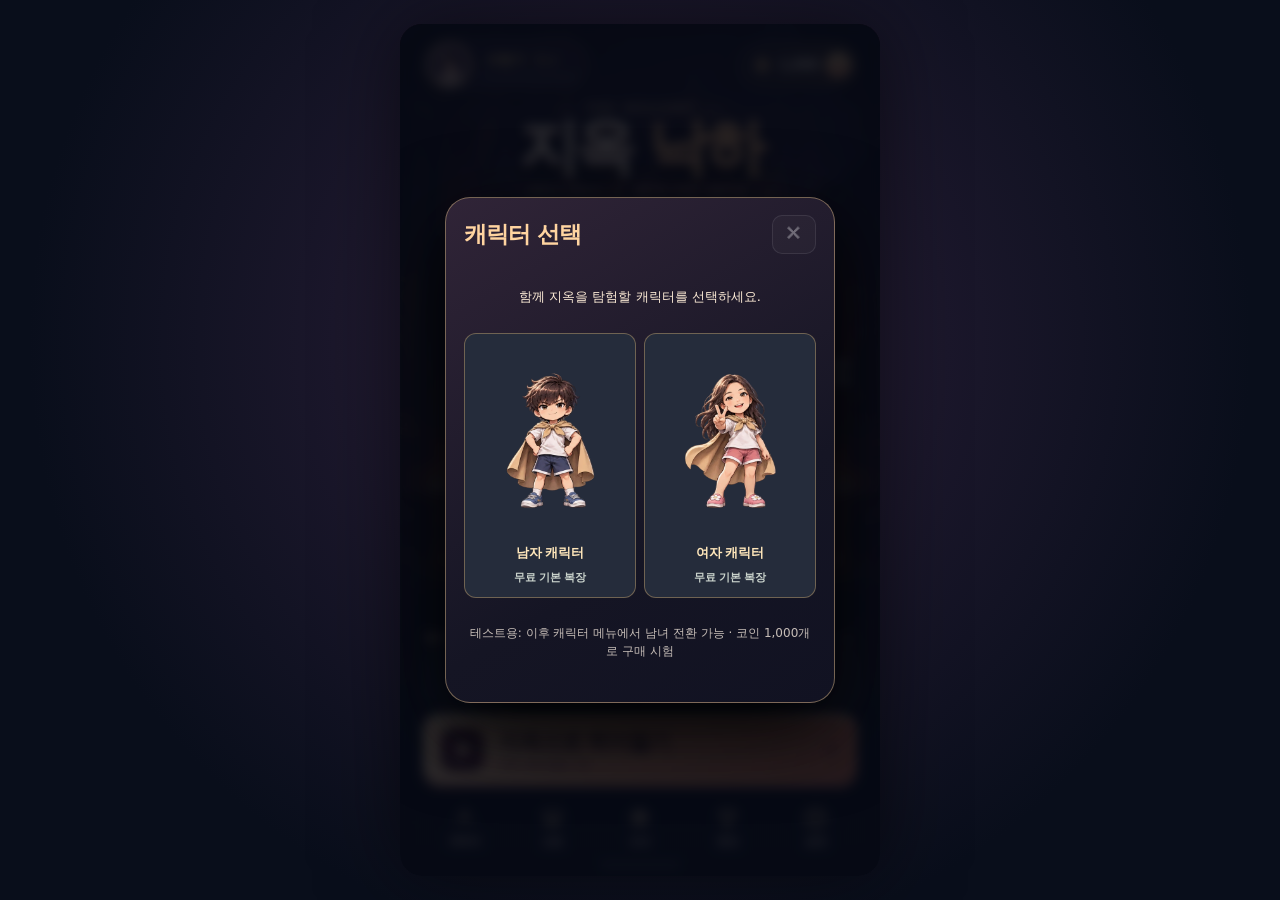
<file: index.html>
<!doctype html>
<html lang="ko">
<head>
  <meta charset="utf-8">
  <meta name="viewport" content="width=device-width,initial-scale=1,maximum-scale=1,viewport-fit=cover">
  <meta name="theme-color" content="#110e1b">
  <meta name="description" content="지옥 낙하 — 캐릭터와 함께 지하 세계를 돌파하는 낙하 게임">
  <title>지옥 낙하 · HELL FALL</title>
  <link rel="preload" href="assets/lobby_abyss.webp" as="image">
  <link rel="preload" href="assets/starter_boy_portrait_v29.webp" as="image">
  <link rel="preload" href="assets/starter_girl_portrait_v29.webp" as="image">
  <link rel="preload" href="assets/starter_boy_actions_v29.webp" as="image">
  <link rel="preload" href="assets/starter_girl_actions_v29.webp" as="image">
  <link rel="stylesheet" href="style.css?v=nov28-rank37">
  <link rel="stylesheet" href="hero_turnaround.css?v=nov28-rank37">
</head>
<body>
  <svg class="svg-library" xmlns="http://www.w3.org/2000/svg" aria-hidden="true" focusable="false">
    <symbol id="icon-person" viewBox="0 0 24 24"><circle cx="12" cy="8" r="3.2"/><path d="M4.5 20c.3-4.5 3.2-6.8 7.5-6.8s7.2 2.3 7.5 6.8"/></symbol>
    <symbol id="icon-shop" viewBox="0 0 24 24"><path d="M3 9l1.8-5h14.4L21 9v2c0 1.8-2.3 2.9-4.2 1.1A3.7 3.7 0 0 1 12 12a3.7 3.7 0 0 1-4.8.1C5.2 13.9 3 12.8 3 11V9zM5 13v7h14v-7M9 20v-5h6v5"/></symbol>
    <symbol id="icon-coin" viewBox="0 0 24 24"><circle cx="12" cy="12" r="8.5"/><circle cx="12" cy="12" r="5.3"/><path d="M12 8.5v7M9.7 10.1h3.7c2.6 0 2.3 3.7-.2 3.7H10"/></symbol>
    <symbol id="icon-trophy" viewBox="0 0 24 24"><path d="M7 4h10v6a5 5 0 0 1-10 0V4zM7 6H4v3a4 4 0 0 0 3 4M17 6h3v3a4 4 0 0 1-3 4M12 15v4M8 21h8M9 19h6"/></symbol>
    <symbol id="icon-gear" viewBox="0 0 24 24"><path d="M10 2h4l.6 2.4 1.8.8 2.2-1.3 2.7 2.8-1.3 2.2.8 1.8L23 11v3l-2.2.5-.8 1.9 1.3 2.2-2.7 2.7-2.2-1.2-1.8.7-.6 2.2h-4l-.5-2.2-1.9-.7-2.2 1.2-2.7-2.7 1.2-2.2-.7-1.9L1 14v-3l2.2-.3.7-1.8-1.2-2.2 2.7-2.8 2.2 1.3 1.9-.8L10 2z"/><circle cx="12" cy="12.5" r="3.2"/></symbol>
    <symbol id="icon-spark" viewBox="0 0 24 24"><path d="m12 2 2.5 7.5L22 12l-7.5 2.5L12 22l-2.5-7.5L2 12l7.5-2.5L12 2z"/></symbol>
    <symbol id="icon-play" viewBox="0 0 24 24"><path d="M8 4.5 20 12 8 19.5V4.5z"/></symbol>
    <symbol id="icon-arrow" viewBox="0 0 24 24"><path d="M4 12h16M14 6l6 6-6 6"/></symbol>
  </svg>
  <main class="shell">
    <section class="game" id="game" aria-label="지옥 낙하 게임">
      <canvas id="scene" aria-label="낙하하는 동굴과 캐릭터"></canvas>
      <header id="hud" class="hud hidden" aria-live="off">
        <div class="hud-row">
          <div class="hud-col">
            <span class="hud-kicker" id="zoneLabel">1구역 · 지표면 · 지하 동굴</span>
            <strong class="hud-value" id="depthLabel">0 <small>m</small></strong>
            <span class="hud-note" id="recordLabel">최고 0 m</span>
          </div>
          <div class="hud-col hud-right">
            <span class="hud-kicker mint" id="timeCaption">TIME</span>
            <strong class="hud-value" id="timeLabel">42.0</strong>
            <span class="hud-note" id="speedLabel">속도 124 m/s · 난이도 1</span>
          </div>
        </div>
        <div class="time-track"><div class="time-fill" id="timeFill"></div></div>
      </header>
      <div id="runBadge" class="run-badge hidden">🪙 <span id="runCoinLabel">0</span></div>
      <div id="protectionBadge" class="protection-badge hidden" aria-live="off"></div>
      <aside id="vortexGauge" class="vortex-gauge hidden" aria-label="연타 속도로 성장하는 토네이도 가속 게이지">
        <span class="vortex-title">STORM</span>
        <canvas id="vortexCanvas" aria-hidden="true"></canvas>
        <span class="vortex-state" id="vortexState">바람 대기</span>
      </aside>
      <div id="toast" class="toast hidden" role="status"></div>
      <div id="controls" class="controls hidden" aria-label="게임 조작 버튼">
        <button type="button" id="boost" class="stone-button boost" aria-label="망토 접기 연타 가속">
          <span class="button-icon" aria-hidden="true">🌪️</span><strong>망토 접기</strong>
          <small id="boostHint">더 빠르게 연타!</small>
        </button>
        <button type="button" id="jump" class="stone-button jump" aria-label="벽 점프">
          <span class="button-icon" aria-hidden="true">👟</span><strong>벽 점프</strong><small>한 번 누르기</small>
        </button>
      </div>

      <!-- V0.7 polished full-screen lobby: isolated from the game-over dialog. -->
      <section id="lobby" class="lobby" aria-label="지옥 낙하 홈 화면">
        <div class="lobby-world" aria-hidden="true"></div>
        <div class="lobby-ambient" aria-hidden="true"></div>
        <div class="lobby-embers" id="lobbyEmbers" aria-hidden="true"></div>
        <div class="lobby-vignette" aria-hidden="true"></div>
        <div class="lobby-layout">
          <header class="lobby-header">
            <div class="lobby-account" aria-label="캐릭터 레벨">
              <div class="account-avatar"><img id="homeAvatar" src="assets/starter_boy_portrait_v29.webp" alt=""></div>
              <div class="account-meta"><strong><span id="homeCharacterName">우지</span> <span id="homeLevel">1</span><small> LV</small></strong><div class="account-track"><span id="homeProgressFill"></span></div></div>
            </div>
            <button type="button" class="lobby-wallet" data-panel="earn" aria-label="코인 획득소 열기">
              <svg class="wallet-icon"><use href="#icon-coin"></use></svg>
              <strong id="homeCoin">0</strong><span class="wallet-plus">+</span>
            </button>
          </header>
          <div class="lobby-title" aria-label="지옥 낙하">
            <div class="lobby-kicker"><span></span>THE DESCENT<span></span></div>
            <h1>지옥 <em>낙하</em></h1>
            <p>HELL FALL <span>✦</span> INTO THE ABYSS</p>
          </div>
          <div class="lobby-showcase" id="lobbyShowcase">
            <div class="lobby-backlight" aria-hidden="true"></div>
            <div class="lobby-shadow" aria-hidden="true"></div>
            <div id="lobbyCharacter" class="lobby-character" tabindex="0" role="button" aria-label="기본 탐험가 캐릭터 보기">
              <div id="lobbyAura" class="lobby-aura" aria-hidden="true"></div><div id="lobbyShield" class="lobby-shield hidden" aria-hidden="true"></div><div class="turnaround-stage"><img id="lobbyHero" class="turnaround-pose is-selected" draggable="false" alt=""></div>
            </div>
            <span id="homePet" class="home-dragon hidden" aria-hidden="true"></span>
            <div class="showcase-ground" aria-hidden="true"></div>
            <div class="character-traits" id="lobbyTraits" aria-label="현재 캐릭터 능력치">
              <span id="lobbyClassTag" hidden></span>
              <strong>⚡ 최고속 <b id="lobbySpeedStat">60%</b></strong>
              <strong>❄ 감속 <b id="lobbyBrakeStat">70%</b></strong>
              <strong id="lobbyTimeStat" class="hidden"></strong><strong id="lobbyLifeStat" class="hidden"></strong><strong id="lobbyAccelStat" class="hidden"></strong>
            </div>
            <div class="character-identity" hidden><span class="identity-diamond">✦</span><b id="characterIdentityName">우지</b><i></i><span id="characterIdentitySubtitle">기본 탐험가</span></div>
            <div class="character-turn-tip" hidden><span>‹</span> 좌우로 밀어 앞·뒷모습 바꾸기 <span>›</span></div>
          </div>
          <div class="lobby-bottom">
            <div class="lobby-summary"><div><small>PERSONAL BEST</small><strong><svg><use href="#icon-trophy"></use></svg><span id="homeBest">0</span><i>m</i></strong></div><div class="summary-divider"></div><div><small>TOTAL DESCENT</small><strong><svg><use href="#icon-spark"></use></svg><span id="homeTotal">0</span><i>m</i></strong></div></div>
            <div class="home-prep"><div class="home-prep-head"><strong>출전 아이템</strong><small id="homePrepNotice">한 판용 · 시작 시 차감</small></div><div id="homePrepSlots" class="prep-grid"></div></div>
            <button type="button" class="lobby-play" id="start"><span class="play-insignia"><svg><use href="#icon-play"></use></svg></span><span class="play-copy"><strong>지옥으로 뛰어들기</strong><small>지하 세계 탐험 시작</small></span><svg class="play-arrow"><use href="#icon-arrow"></use></svg></button>
            <nav id="homeNav" class="lobby-nav" aria-label="게임 홈 메뉴">
              <button type="button" data-panel="character"><svg><use href="#icon-person"></use></svg><span>캐릭터</span></button>
              <button type="button" data-panel="shop"><svg><use href="#icon-shop"></use></svg><span>상점</span></button>
              <button type="button" data-panel="earn"><svg><use href="#icon-coin"></use></svg><span>코인</span></button>
              <button type="button" data-panel="ranking"><svg><use href="#icon-trophy"></use></svg><span>랭킹</span></button>
              <button type="button" data-panel="settings"><svg><use href="#icon-gear"></use></svg><span>설정</span></button>
            </nav>
            <div class="lobby-home-indicator" aria-hidden="true"></div>
          </div>
        </div>
      </section>

      <!-- Game over has a dedicated result card; the home screen is a separate lobby. -->
      <div id="overlay" class="overlay hidden">
        <div class="menu menu-over" id="menu">
          <h2 id="menuTitle">추락 종료!</h2>
          <div id="overCopy">
            <p class="failure" id="failure">시간이 다 됐어!</p>
            <p class="final-depth" id="finalDepth">0 <small>m</small></p>
            <p class="final-best" id="finalBest">최고 기록 0 m</p>
            <div class="reward-summary"><span>이번 판 코인 <b id="earnedCoin">+0</b></span><span>레벨 보상 <b id="earnedLevel">+0</b></span></div>
            <p class="over-total" id="totalTravel">누적 낙하 0m · Lv.1</p>
            <button type="button" id="overAd" class="ad-choice" disabled>▶ 광고 보고 코인 받기 <small>광고 연동 준비 중</small></button>
          </div>
          <button type="button" class="start-button" id="restart">다시 도전하기</button>
          <button type="button" class="back-home" id="backHome">홈으로 돌아가기</button>
        </div>
      </div>
      <section id="drawer" class="drawer hidden" aria-label="게임 부가 메뉴" role="dialog" aria-modal="true">
        <div class="drawer-card"><div class="drawer-head"><h2 id="drawerTitle">메뉴</h2><button id="drawerClose" type="button" aria-label="닫기">✕</button></div><div id="drawerBody" class="drawer-body"></div></div>
      </section>
      <div class="version">WEB 3.7 TEST · RANK & ITEMS</div>
    </section>
    <aside class="outside-note">연타로 토네이도 성장 · 누적 레벨과 코인은 이 브라우저에 저장돼요.</aside>
  </main>
  <script src="platform.js?v=nov28-rank37" defer></script>
  <script src="balance.js?v=nov28-rank37" defer></script>
  <script src="items.js?v=nov28-rank37" defer></script>
  <script src="systems.js?v=nov28-rank37" defer></script>
  <script src="ranking.js?v=nov28-rank37" defer></script>
  <script src="hero_turnaround.js?v=nov28-rank37" defer></script>
  <script src="starter-poses.js?v=nov28-rank37" defer></script>
  <script src="game.js?v=nov28-rank37" defer></script>
</body>
</html>
</file>
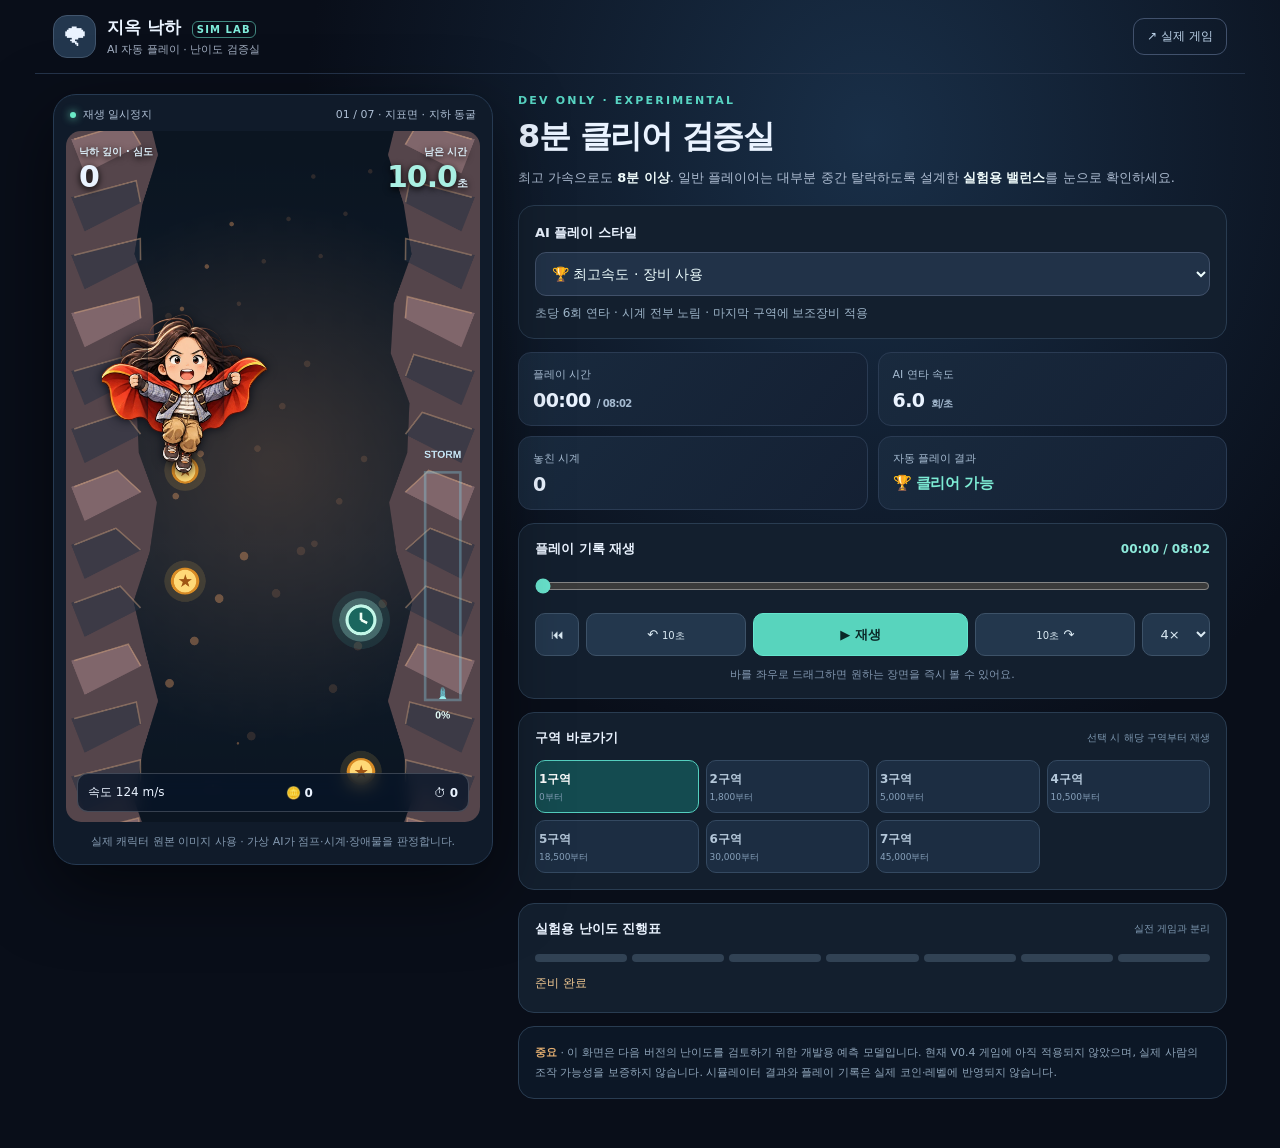
<file: simulator.html>
<!doctype html>
<html lang="ko">
<head>
<meta charset="utf-8"><meta name="viewport" content="width=device-width,initial-scale=1,viewport-fit=cover">
<meta name="theme-color" content="#0b101b"><title>지옥 낙하 · 개발용 AI 시뮬레이터</title>
<link rel="stylesheet" href="simulator.css">
</head>
<body>
<div class="topbar"><div class="brand"><div class="brand-icon">🌪</div><div><strong>지옥 낙하 <em>SIM LAB</em></strong><small>AI 자동 플레이 · 난이도 검증실</small></div></div><a class="game-link" href="./">↗ 실제 게임</a></div>
<div class="layout">
 <section class="stage-panel" aria-label="낙하 화면">
  <div class="stage-head"><span class="live-dot"></span><span id="status">자동 플레이 준비 완료</span><span id="zoneTitle">01 / 07 · 지하 동굴</span></div>
  <div class="stage"><canvas id="scene" width="400" height="668" aria-label="시뮬레이터의 자동 플레이 낙하 애니메이션"></canvas>
   <div class="stage-overlay-top"><div><small>낙하 깊이 · 심도</small><strong id="depth">0</strong></div><div class="stage-stat-time"><small>남은 시간</small><strong id="remain">10.0<small>초</small></strong></div></div>
   <div class="stage-overlay-bottom"><span id="speed">속도 124 m/s</span><span>🪙 <b id="coinCount">0</b></span><span>⏱ <b id="clockCount">0</b></span></div>
   <div id="endBanner" class="end-banner hidden"><strong id="endTitle">분석 완료</strong><span id="endText"></span></div>
  </div>
  <p class="stage-note">실제 캐릭터 원본 이미지 사용 · 가상 AI가 점프·시계·장애물을 판정합니다.</p>
 </section>
 <section class="control-panel" aria-label="시뮬레이션 설정과 재생">
  <div class="headline"><div class="eyebrow">DEV ONLY · EXPERIMENTAL</div><h1>8분 클리어 검증실</h1><p>최고 가속으로도 <b>8분 이상</b>. 일반 플레이어는 대부분 중간 탈락하도록 설계한 <b>실험용 밸런스</b>를 눈으로 확인하세요.</p></div>
  <div class="setting-card"><label for="scenario">AI 플레이 스타일</label><select id="scenario"><option value="perfect">🏆 최고속도 · 장비 사용</option><option value="noGear">⚡ 최고속도 · 장비 없음</option><option value="medium">⌛ 초반 중속 · 시계 2개 놓침</option><option value="normal">🎮 일반 플레이어</option></select><p id="scenarioDesc">초당 6회 연타 · 시계 전부 노림 · 마지막 구역에 보조장비 적용</p></div>
  <div class="stats-grid"><div class="stat"><small>플레이 시간</small><strong id="played">00:00 <small>/ 08:02</small></strong></div><div class="stat"><small>AI 연타 속도</small><strong id="taps">6.0 <small>회/초</small></strong></div><div class="stat"><small>놓친 시계</small><strong id="missed">0</strong></div><div class="stat"><small>자동 플레이 결과</small><strong id="result" class="result">검증 준비</strong></div></div>
  <div class="play-card"><div class="play-card-header"><b>플레이 기록 재생</b><span id="clock">00:00 / 08:02</span></div>
    <input id="timeline" type="range" min="0" max="100" step="1" value="0" aria-label="재생 위치를 앞뒤로 이동">
    <div class="play-actions"><button id="jumpStart" title="처음으로">⏮</button><button id="back" title="10초 뒤로">↶ <span>10초</span></button><button id="toggle" class="play-main">▶ 재생</button><button id="forward" title="10초 앞으로"><span>10초</span> ↷</button><select id="rate" aria-label="재생 속도"><option value="1">1×</option><option value="2">2×</option><option value="4" selected>4×</option><option value="8">8×</option><option value="16">16×</option></select></div>
    <div class="seek-note">바를 좌우로 드래그하면 원하는 장면을 즉시 볼 수 있어요.</div>
  </div>
  <div class="zone-card"><div class="section-title"><b>구역 바로가기</b><small>선택 시 해당 구역부터 재생</small></div><div class="zone-grid" id="zones"></div></div>
  <div class="balance-card"><div class="section-title"><b>실험용 난이도 진행표</b><small>실전 게임과 분리</small></div><div id="zoneProgress" class="zone-progress"></div><p id="event" class="event">AI가 다음 시계와 장애물을 보고 행동합니다.</p></div>
  <div class="disclaimer"><b>중요</b> · 이 화면은 다음 버전의 난이도를 검토하기 위한 개발용 예측 모델입니다. 현재 V0.4 게임에 아직 적용되지 않았으며, 실제 사람의 조작 가능성을 보증하지 않습니다. 시뮬레이터 결과와 플레이 기록은 실제 코인·레벨에 반영되지 않습니다.</div>
 </section>
</div>
<script src="sim-core.js"></script><script src="simulator.js"></script>
</body></html>
</file>
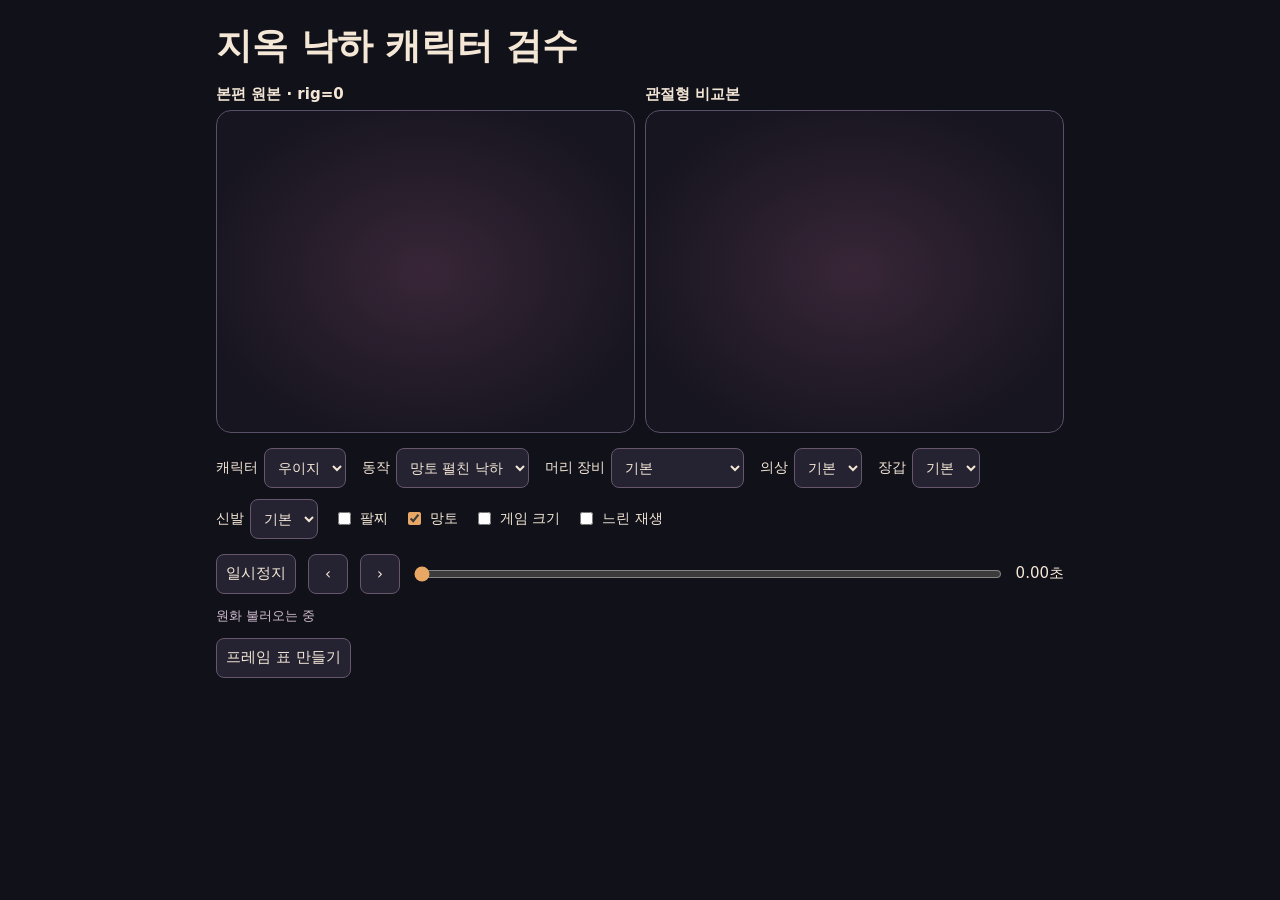
<file: character-production/uiji-useoi/motion-comparison-template.html>
<!doctype html>
<html lang="ko">
<meta charset="utf-8">
<meta name="viewport" content="width=device-width, initial-scale=1">
<title>지옥 낙하 | 캐릭터 검수</title>
<style>
*{box-sizing:border-box}body{margin:0;background:#11111a;color:#f4e7d6;font:15px system-ui,sans-serif}main{max-width:880px;margin:auto;padding:22px 16px}h1{font-size:clamp(24px,5vw,36px);margin:0 0 14px}canvas{width:100%;height:auto;display:block;border:1px solid #595067;border-radius:15px;background:radial-gradient(ellipse at center,#382637,#171520 78%)}.controls{display:flex;gap:11px 16px;flex-wrap:wrap;margin:15px 0}label{display:flex;align-items:center;gap:6px;font-size:14px}button,select{font:inherit;color:inherit;background:#252332;border:1px solid #66576d;border-radius:8px;min-height:40px;padding:6px 9px}input{accent-color:#e9a766}.timeline{display:flex;gap:12px;align-items:center}.timeline input{flex:1;min-width:70px}.meta{color:#d4bfd2;font-size:13px}
.panels{display:grid;grid-template-columns:1fr 1fr;gap:10px}h2{font-size:15px;margin:0 0 6px}.timeline button{min-width:40px}.timeline{flex-wrap:wrap}</style>
<main>
<h1>지옥 낙하 캐릭터 검수</h1>
<div class="panels">
  <section><h2>본편 원본 · rig=0</h2><canvas id="original" width="390" height="300"></canvas></section>
  <section><h2>관절형 비교본</h2><canvas id="rig" width="390" height="300"></canvas></section>
</div>
<div class="controls">
  <label>캐릭터 <select id="hero"><option value="Uiji">우이지</option><option value="Useoi">우서이</option></select></label>
  <label>동작 <select id="clip"><option value="glide">망토 펼친 낙하</option><option value="folded">망토 접힌 낙하</option><option value="fast">고속 낙하</option><option value="left">왼쪽 벽 출발</option><option value="right">오른쪽 벽 출발</option></select></label>
  <label>머리 장비 <select id="head"><option value="">기본</option><option value="Helmet">탐험 헬멧</option><option value="Frog">밀폐 개구리 탈</option></select></label>
  <label>의상 <select id="outfit"><option value="">기본</option><option value="other">교체</option></select></label>
  <label>장갑 <select id="glove"><option value="base">기본</option><option value="silver">은색</option></select></label>
  <label>신발 <select id="shoe"><option value="base">기본</option><option value="silver">은색</option></select></label>
  <label><input type="checkbox" id="bracelet"> 팔찌</label>
  <label><input type="checkbox" id="cape" checked> 망토</label>
  <label><input type="checkbox" id="small"> 게임 크기</label>
  <label><input type="checkbox" id="slow"> 느린 재생</label>
</div>
<div class="timeline"><button id="play">일시정지</button><button id="prev" aria-label="이전 프레임">‹</button><button id="next" aria-label="다음 프레임">›</button><input id="time" type="range" min="0" max="1" step="0.001" value="0" aria-label="재생 위치"><output id="seconds">0.00초</output></div>
<p class="meta" id="status" role="status">원화 불러오는 중</p>
<button id="sheet">프레임 표 만들기</button><div id="sheet-output"></div></main>
<script>
const {skeleton, atlas, image, specs, original} = /* RIG_DATA */;
const $ = id => document.getElementById(id);
const canvas = $('rig');
const ref = $('original');
const ctx = ref.getContext('2d');
const W = ref.width;
const images = {};
const capeRig = {};
let s;
const sys = {profile:{}};
const clamp = x => Math.min(1,Math.max(0,x));
const smooth = x => {const t=clamp(x); return t*t*(3-2*t);};
const wallX = wall => wall==='L'?.29:.71;
const drawFallbackHero = () => {};
/* ORIGINAL_DRAW */

function position(spec,time) {
  if (!spec.wall) return {x:W/2,y:ref.height/2};
  const q=clamp(time/.155);
  const start=wallX(spec.wall);
  return {x:W*(start+(1-2*start)*smooth(q)),
          y:ref.height/2-Math.sin(Math.PI*q)*15*(W/400)};
}

function drawReference(spec,time) {
  ctx.clearRect(0,0,ref.width,ref.height);
  const {x,y}=position(spec,time);
  s={hopVisual:spec.wall?clamp(time/.4):1,hopFrom:spec.wall,stage:'PLAYING',tapPulse:0};
  sys.profile.selectedCharacter=$('hero').value.toLowerCase();
  const shrink=$('small').checked?.62:1;
  drawHero(x,y,W/400*shrink,spec.fold,time,spec.speed,false,!!spec.wall&&time<.4,spec.wall);
}
const gl = canvas.getContext('webgl', {alpha:true, antialias:true});
if (!gl) {
  $('status').textContent = '이 브라우저에서 WebGL을 사용할 수 없습니다.';
  throw Error('WebGL unavailable');
}
function shader(type, source) {
  const result = gl.createShader(type);
  gl.shaderSource(result, source);
  gl.compileShader(result);
  if (!gl.getShaderParameter(result, gl.COMPILE_STATUS)) throw Error(gl.getShaderInfoLog(result));
  return result;
}
const program = gl.createProgram();
gl.attachShader(program, shader(gl.VERTEX_SHADER, 'attribute vec2 p; attribute vec2 uv; varying vec2 t; void main(){t=uv; gl_Position=vec4(p,0.,1.);}'));
gl.attachShader(program, shader(gl.FRAGMENT_SHADER, 'precision mediump float; varying vec2 t; uniform sampler2D tex; void main(){gl_FragColor=texture2D(tex,t);}'));
gl.linkProgram(program);
if (!gl.getProgramParameter(program, gl.LINK_STATUS)) throw Error(gl.getProgramInfoLog(program));
gl.useProgram(program);
gl.bindBuffer(gl.ARRAY_BUFFER, gl.createBuffer());
for (const [name, offset] of [['p',0],['uv',8]]) {
  const location = gl.getAttribLocation(program,name);
  gl.enableVertexAttribArray(location);
  gl.vertexAttribPointer(location,2,gl.FLOAT,false,16,offset);
}
gl.enable(gl.BLEND);
gl.blendFunc(gl.ONE,gl.ONE_MINUS_SRC_ALPHA);
gl.pixelStorei(gl.UNPACK_PREMULTIPLY_ALPHA_WEBGL,true);
gl.bindTexture(gl.TEXTURE_2D,gl.createTexture());
gl.texParameteri(gl.TEXTURE_2D,gl.TEXTURE_MIN_FILTER,gl.LINEAR);
gl.texParameteri(gl.TEXTURE_2D,gl.TEXTURE_MAG_FILTER,gl.LINEAR);
gl.texParameteri(gl.TEXTURE_2D,gl.TEXTURE_WRAP_S,gl.CLAMP_TO_EDGE);
gl.texParameteri(gl.TEXTURE_2D,gl.TEXTURE_WRAP_T,gl.CLAMP_TO_EDGE);
const assets = {};
const skins = Object.fromEntries(skeleton.skins.map(s => [s.name,s.attachments]));
const index = Object.fromEntries(skeleton.bones.map((b,i) => [b.name,i]));
for (const skin of skeleton.skins) for (const entries of Object.values(skin.attachments)) {
  for (const part of Object.values(entries)) {
    if (part.type !== 'mesh' || assets[part.path]) continue;
    const points = [];
    for (let i=0; i<part.vertices.length;) {
      const count=part.vertices[i++];
      points.push(part.vertices.slice(i,i+count*4));
      i+=count*4;
    }
    assets[part.path]=points;
  }
}
function value(keys, time, field, fallback) {
  if (!keys?.length) return fallback;
  const next = keys.findIndex(k => k.time>time);
  if (next<=0) return keys[next===0?0:keys.length-1][field];
  const a=keys[next-1], b=keys[next];
  return a[field]+(b[field]-a[field])*(time-a.time)/(b.time-a.time);
}
function world(clip,time) {
  const poses=[];
  for (const bone of skeleton.bones) {
    const keys=clip?.bones[bone.name];
    const theta=value(keys?.rotate,time,'value',0)*Math.PI/180;
    const sx=value(keys?.scale,time,'x',1), sy=value(keys?.scale,time,'y',1);
    const x=bone.x+value(keys?.translate,time,'x',0), y=bone.y+value(keys?.translate,time,'y',0);
    const a=Math.cos(theta)*sx,b=Math.sin(theta)*sx,c=-Math.sin(theta)*sy,d=Math.cos(theta)*sy;
    const p=poses[index[bone.parent]];
    poses.push(p?[p[0]*a+p[2]*b,p[1]*a+p[3]*b,p[0]*c+p[2]*d,p[1]*c+p[3]*d,
                 p[0]*x+p[2]*y+p[4],p[1]*x+p[3]*y+p[5]]:[a,b,c,d,x,y]);
  }
  return poses;
}
function render(clip,time,spec) {
  const vertices=[];
  const poses=world(clip,time);
  const hero=$('hero').value, other=hero==='Uiji'?'Useoi':'default';
  const basic=hero==='Uiji'?'default':hero;
  const worn=$('head').value?hero+' '+$('head').value:basic;
  const scale=$('small').checked?.1922:.31;
  const anchor=position(spec,time);
  for (const slot of skeleton.slots) {
    const key=slot.name;
    const group=key.split('_')[0];
    const skin=$('outfit').value && ['shirt','pants'].includes(key)?other:worn;
    let choice=slot.attachment;
    if (group==='shoe'||group==='glove') choice=$(group).value;
    if (group==='cape'&&!$('cape').checked) continue;
    if (group==='bracelet') {if (!$('bracelet').checked) continue; choice='gold';}
    const part=skins[skin][key]?.[choice]??skins.default[key]?.[choice];
    if (!part || part.path==='empty') continue;
        let origin=anchor;
    if (group==='impact') {
      if (!spec.wall || time>=.12 || !key.endsWith(spec.wall)) continue;
      const bone=index[slot.bone], contact=world(clip,0)[bone], now=poses[bone];
      const start=position(spec,0);
      origin={x:start.x+(contact[4]-now[4])*scale,y:start.y-(contact[5]-now[5])*scale};
    }
    const [ax,ay,w,h]=atlas[part.path];
    let points=[],uvs,triangles;
    if (part.type==='mesh') {
      points=assets[part.path].map(entries=>{
        let x=0,y=0;
        for(let i=0;i<entries.length;i+=4) {
          const pose=poses[entries[i]], px=entries[i+1],py=entries[i+2],gain=entries[i+3];
          x+=(pose[0]*px+pose[2]*py+pose[4])*gain;
          y+=(pose[1]*px+pose[3]*py+pose[5])*gain;
        }
        return [x,y];
      });
      uvs=part.uvs;
      triangles=part.triangles;
    } else {
      const pose=poses[index[slot.bone]];
      points=[[-w/2,h/2],[w/2,h/2],[-w/2,-h/2],[w/2,-h/2]].map(([x,y])=>{
        x+=part.x;y+=part.y;
        return [pose[0]*x+pose[2]*y+pose[4],pose[1]*x+pose[3]*y+pose[5]];
      });
      uvs=[0,0,1,0,0,1,1,1];triangles=[0,2,1,1,2,3];
    }
    for (const i of triangles) {
      const [x,y]=points[i];
      vertices.push((x*scale+origin.x)*2/canvas.width-1,1-(origin.y-y*scale)*2/canvas.height,
        (ax+w*uvs[i*2])/2048,(ay+h*uvs[i*2+1])/2048);
    }
  }
  gl.clearColor(0,0,0,0);
  gl.clear(gl.COLOR_BUFFER_BIT);
  gl.bufferData(gl.ARRAY_BUFFER,new Float32Array(vertices),gl.DYNAMIC_DRAW);
  gl.drawArrays(gl.TRIANGLES,0,vertices.length/4);
}
let playing=true, time=0, last=0;
$('play').onclick=()=>{
  playing=!playing;
  $('play').textContent=playing?'일시정지':'재생';
};
$('clip').onchange=$('hero').onchange=()=>{time=0;};
function step(dir) {
  const spec=specs[$('hero').value+'_'+$('clip').value];
  const stride=spec.duration/spec.count;
  time=Math.max(0,Math.min(spec.duration,(Math.round(time/stride)+dir)*stride));
  playing=false;
  $('play').textContent='재생';
}
$('prev').onclick=()=>step(-1);
$('next').onclick=()=>step(1);
$('time').oninput=()=>{
  time=+$('time').value;
  playing=false;
  $('play').textContent='재생';
};
$('sheet').onclick=()=>{
  const name=$('hero').value+'_'+$('clip').value;
  const clip=skeleton.animations[name], spec=specs[name];
  const count=spec.wall?25:12;
  const sheet=document.createElement('canvas');
  sheet.width=1040;
  sheet.height=Math.ceil(count/4)*103;
  sheet.setAttribute('aria-label','원본과 관절형의 시간별 비교표');
  const ink=sheet.getContext('2d');
  ink.fillStyle='#171520'; ink.fillRect(0,0,sheet.width,sheet.height);
  ink.font='14px system-ui';
  for(let i=0;i<count;i++){
    const t=spec.duration*i/(spec.wall?count-1:count);
    const x=(i%4)*260,y=Math.floor(i/4)*103;
    drawReference(spec,t);
    render(clip,t,spec);
    ink.fillStyle='#f4e7d6';
    ink.fillText(Math.round(t*1000)+' ms  원본 / 관절형',x+8,y+15);
    ink.drawImage(ref,x,y+18,126,82);
    ink.drawImage(canvas,x+130,y+18,126,82);
  }
  $('sheet-output').replaceChildren(sheet);
};
function frame(now) {
  const key=$('hero').value+'_'+$('clip').value;
  const clip=skeleton.animations[key], spec=specs[key];
  const {duration}=spec;
  if (playing && duration>0) time=(time+Math.min(50,now-(last||now))*($('slow').checked?.00033:.001))%duration;
  last=now;
  $('time').max=duration||1;
  $('time').value=time;
  $('seconds').textContent=Math.round(time*1000)+' ms · '+Math.round(time/duration*spec.count)+' / '+spec.count;
  drawReference(spec,time);
  render(clip,time,spec);
  requestAnimationFrame(frame);
}
const bitmap=new Image();
bitmap.onload=async()=>{
  gl.texImage2D(gl.TEXTURE_2D,0,gl.RGBA,gl.RGBA,gl.UNSIGNED_BYTE,bitmap);
  try {
    await Promise.all(Object.entries(original).map(async ([key,url])=>{
      const img=new Image();
      img.src=url;
      await img.decode();
      images[key]=img;
    }));
    prepareCapeRig(images.braking);
  } catch(error) {
    $('status').textContent='원본 파일을 불러오지 못했습니다.';
    throw error;
  }
  $('status').textContent='좌우 화면은 같은 시간과 속도로 재생합니다. 벽점프는 0–400 ms에서 한 프레임씩 확인할 수 있습니다.';
  requestAnimationFrame(frame);
};
bitmap.src=image;
</script>
</file>
<file: style.css>
:root{color-scheme:dark;--cream:#ffe9d2;--gold:#f8cc78;--mint:#6be1cd;--orange:#f6924f;--ink:#090e1b;--red:#ff4f61;font-family:system-ui,-apple-system,"Noto Sans KR","Malgun Gothic",sans-serif}
*{box-sizing:border-box}html,body{margin:0;width:100%;min-height:100%;background:#080b15;color:white}body{overscroll-behavior:none}.shell{min-height:100svh;display:flex;flex-direction:column;align-items:center;justify-content:center;background:radial-gradient(circle at 50% 38%,#2d203b,#090e1b 72%)}.game{width:min(100vw,480px);height:100svh;max-height:940px;min-height:500px;position:relative;overflow:hidden;background:#090e1b;isolation:isolate;box-shadow:0 0 80px #0008}canvas{display:block;width:100%;height:100%;position:absolute;inset:0}.hidden{display:none!important}.hud{position:absolute;z-index:3;top:0;left:0;right:0;padding:max(env(safe-area-inset-top),15px) 17px 0;pointer-events:none;text-shadow:0 2px 5px #000b}.hud-row{display:flex;justify-content:space-between;gap:8px}.hud-col{display:flex;flex-direction:column;gap:3px;min-width:0}.hud-right{text-align:right}.hud-kicker{font-weight:900;font-size:11px;letter-spacing:.01em;color:var(--orange)}.hud-kicker.mint{color:var(--mint)}.hud-kicker.alert{color:var(--red)}.hud-value{font-size:clamp(27px,7.5vw,33px);font-weight:950;letter-spacing:-.045em;line-height:1.05;font-variant-numeric:tabular-nums}.hud-value small{font-size:17px}.hud-note{font-size:11px;font-weight:650;color:#ffe9d2aa;white-space:nowrap}.time-track{background:#ffffff2e;height:6px;border-radius:20px;margin-top:12px;overflow:hidden}.time-fill{height:100%;width:100%;background:var(--mint);border-radius:inherit;transition:width .12s linear}.time-fill.danger{background:var(--red)}.controls{position:absolute;z-index:4;bottom:calc(22px + env(safe-area-inset-bottom));left:14px;right:14px;display:flex;gap:11px}.stone-button{flex:1;min-width:0;min-height:109px;touch-action:none;user-select:none;-webkit-user-select:none;border:3px solid #39c7c3;border-radius:25px 23px 18px 22px;background:linear-gradient(156deg,#6d5d63 0%,#1d5969 49%,#151726 100%);color:white;display:flex;flex-direction:column;align-items:center;justify-content:center;gap:2px;cursor:pointer;box-shadow:0 8px 0 #070916,0 0 0 2px #121221,inset 0 2px 6px #ffffff25,0 0 18px #39c7c330;text-shadow:0 2px 5px #000a;-webkit-tap-highlight-color:transparent}.stone-button.jump{border-color:#ff854c;background:linear-gradient(156deg,#76575b 0%,#6c303a 46%,#191625 100%);box-shadow:0 8px 0 #070916,0 0 0 2px #121221,inset 0 2px 6px #ffffff25,0 0 18px #ff854c33}.stone-button:active,.stone-button.active{filter:brightness(1.28);transform:translateY(3px);box-shadow:0 4px 0 #070916,0 0 0 2px #121221,inset 0 2px 6px #ffffff35}.button-icon{font-size:32px;line-height:1.1}.stone-button strong{font-weight:900;font-size:clamp(12px,3.5vw,17px);letter-spacing:-.04em;white-space:nowrap}.stone-button small{color:var(--cream);font-weight:650;font-size:11px}.overlay{position:absolute;z-index:5;inset:0;display:flex;align-items:center;justify-content:center;padding:24px;background:linear-gradient(180deg,#090e1b1a,#090e1b70)}.menu{width:100%;max-width:370px;background:#121423ef;border:1px solid #f8cc7880;box-shadow:0 14px 55px #000a;border-radius:28px;text-align:center;padding:20px 20px 22px;max-height:calc(100svh - 32px);overflow:auto}.menu-eyebrow{font-size:10px;font-weight:900;letter-spacing:.19em;color:#f9af74b9;margin-bottom:5px}h1{font-size:clamp(29px,8vw,38px);color:var(--gold);margin:0;font-weight:950;letter-spacing:-.045em}.subhead{font-size:12px;color:#ffe9d2b5;margin:3px 0 0;font-weight:750}.portrait{height:clamp(140px,31svh,250px);display:flex;align-items:center;justify-content:center;margin:6px auto 4px;overflow:hidden}.portrait img{height:100%;max-width:100%;object-fit:contain;filter:drop-shadow(0 10px 18px #0009)}#portraitFallback{font-size:98px;filter:drop-shadow(0 6px 12px #f8cc784d)}.hero-name{font-weight:950;color:var(--gold);font-size:clamp(22px,5.8vw,29px);margin:0 0 8px;letter-spacing:-.045em}.hero-meta,.hero-secret,.hero-trait{margin:0 0 8px;line-height:1.35}.hero-meta{font-size:13px;color:var(--cream);font-weight:700}.hero-secret{font-size:13px;color:var(--cream);font-weight:800}.hero-trait{font-size:14px;color:var(--orange);font-weight:950}.instructions{font-size:13px;line-height:1.7;color:#ffe9d2e0;margin:12px 0 15px;font-weight:800}.start-button{width:100%;min-height:56px;border:0;border-radius:18px;background:linear-gradient(100deg,#f8cc78,#f6924f);color:#090e1b;font-weight:950;font-size:18px;cursor:pointer;box-shadow:0 5px 18px #f6924f33}.start-button:active{transform:translateY(2px)}.footnote{font-size:10px;line-height:1.4;color:#ffe9d27a;margin:12px 0 0}.failure{color:var(--cream);font-size:15px;margin:8px 0}.final-depth{font-size:45px;font-weight:950;margin:7px 0;color:white}.final-depth small{font-size:20px}.final-best{color:var(--gold);font-weight:900;margin:0 0 18px}.toast{position:absolute;z-index:4;top:25%;left:50%;transform:translateX(-50%);background:#0d1322e8;border:1px solid #f8cc78b0;border-radius:19px;padding:12px 21px;font-weight:950;font-size:19px;text-align:center;min-width:220px;box-shadow:0 8px 25px #0007;pointer-events:none}.toast.mint{color:#0d1322;background:#6be1cde6;border-color:#e4fff5}.version{position:absolute;bottom:5px;left:50%;transform:translateX(-50%);font-size:9px;letter-spacing:.1em;color:#ffffff46;pointer-events:none}.outside-note{font-size:11px;color:#ffe9d296;padding:12px 6px;max-width:500px;text-align:center}
@media(max-height:660px){.menu{padding:13px 18px}.portrait{height:120px}.hero-name{font-size:20px}.hero-meta,.hero-secret,.hero-trait,.instructions{font-size:12px}.start-button{min-height:44px}.controls{bottom:calc(15px + env(safe-area-inset-bottom))}.stone-button{min-height:87px}.button-icon{font-size:25px}.hud{padding-top:9px}.time-track{margin-top:6px}}
@media(min-width:650px){.game{height:min(920px,calc(100svh - 48px));border-radius:22px}.outside-note{font-size:11px}}
@media(prefers-reduced-motion:reduce){*{transition-duration:0ms!important}}

/* WEB 0.3: rapid-tap accelerator replaces the original brake. */
.stone-button.boost{border-color:#59e1d4;background:linear-gradient(156deg,#36666c 0%,#176b78 46%,#0d2436 100%);padding-bottom:4px;position:relative}
.stone-button.boost .button-icon{filter:drop-shadow(0 1px 5px #c5fffc77)}
.stone-button.boost.active{filter:brightness(1.36)}
.stone-button.tap-burst{animation:tapFlash .18s ease-out}
.fold-meter{display:block;height:4px;background:#062e3a;border-radius:99px;width:70%;overflow:hidden;margin-top:4px}
.fold-meter>span{display:block;height:100%;width:0;background:linear-gradient(90deg,#6be1cd,#e9fca2,#ffb05b);border-radius:inherit;transition:width .09s linear}
@keyframes tapFlash{0%{filter:brightness(1.55)}100%{filter:brightness(1)}}

/* WEB 0.4: pinned, animated tornado meter, not character decoration. */
.fold-meter{display:none}
.vortex-gauge{position:absolute;z-index:3;right:1px;bottom:calc(175px + env(safe-area-inset-bottom));width:min(24vw,94px);height:clamp(178px,31svh,250px);pointer-events:none;display:flex;flex-direction:column;align-items:center;isolation:isolate;filter:drop-shadow(0 6px 14px #03071095)}
.vortex-gauge::before{content:"";position:absolute;inset:0;background:linear-gradient(180deg,#14142750,#0d1b2e70);border:1px solid #83dbe83b;border-radius:16px;z-index:-1}
.vortex-title{color:#c0f1ff;font-size:10px;font-weight:1000;letter-spacing:.17em;margin-top:8px;text-shadow:0 2px 6px #000}
.vortex-gauge canvas{position:relative;display:block;flex:1;min-height:0;width:100%;height:calc(100% - 48px);inset:auto}
.vortex-state{font-size:10px;color:#a5e3f0;font-weight:900;margin-bottom:8px;text-align:center;min-height:13px;white-space:nowrap}
.run-badge{position:absolute;z-index:3;top:calc(125px + env(safe-area-inset-top));right:14px;padding:5px 10px;border-radius:15px;background:#101b2bd9;border:1px solid #f8cc7870;font-size:12px;font-weight:900;color:#f7cd78}
.wallet-strip{display:flex;justify-content:flex-end;color:#f8cc78;font-size:12px;font-weight:900;gap:5px;margin:0 2px 3px}
.home-progress{margin:8px auto 14px;padding:9px 10px;background:#ffffff0e;border-radius:12px}
.home-progress-top{display:flex;justify-content:space-between;gap:8px;font-size:10px;color:#c6ddd9;font-weight:700;margin-bottom:6px}
.home-progress-track{height:5px;background:#38444b;border-radius:99px;overflow:hidden}
.home-progress-track>div{width:0;height:100%;background:linear-gradient(90deg,#6be1cd,#f8cc78);border-radius:99px;transition:width .3s}
.home-nav{display:grid;grid-template-columns:repeat(3,minmax(0,1fr));gap:7px;margin-top:13px}
.home-nav button{border:1px solid #a5b7c45e;background:#222739;border-radius:12px;padding:11px 4px;color:#fff2dd;font-size:12px;font-weight:850;cursor:pointer;white-space:nowrap}
.home-nav button:active{background:#325362}
.back-home{width:100%;border:1px solid #ffffff46;border-radius:12px;padding:11px;margin-top:11px;color:#e5e5e5;background:#ffffff13;font-weight:850;font-size:13px;cursor:pointer}
.reward-summary{display:flex;justify-content:center;gap:17px;background:#ffffff16;border-radius:11px;padding:10px 5px;margin:7px 0;color:#ffdf9b;font-size:12px}
.reward-summary b{color:#77e4cc}
.over-total{font-size:12px;color:#ddd0bd;margin:7px 0 10px}
.ad-choice{display:block;width:100%;border:1px solid #d5ad6f5c;border-radius:13px;padding:12px 6px;background:#43352272;color:#e8c697;font-weight:900;font-size:13px;margin:10px 0}
.ad-choice small{display:block;margin-top:3px;font-weight:600;font-size:10px}
.ad-choice:disabled{opacity:.65}
.drawer{position:absolute;inset:0;z-index:10;display:flex;align-items:center;justify-content:center;background:#060a13c7;padding:19px}
.drawer-card{width:100%;max-width:390px;max-height:calc(100svh - 38px);overflow:auto;background:linear-gradient(180deg,#262536,#121522);border:1px solid #f8cc7870;border-radius:25px;padding:17px 18px 22px;box-shadow:0 18px 45px #000c;color:#fcebd6}
.drawer-head{display:flex;align-items:center;justify-content:space-between;margin-bottom:12px}
.drawer-head h2{font-size:23px;color:#f8cc78;margin:0;letter-spacing:-.04em}
.drawer-head button{background:#ffffff15;border:1px solid #ffffff45;border-radius:10px;color:white;padding:8px 12px;font-size:18px;cursor:pointer}
.drawer-body{font-size:13px;line-height:1.5}
.drawer-body .info-card{padding:13px;border-radius:14px;border:1px solid #ffffff20;background:#ffffff0b;margin:8px 0}
.drawer-body .info-card strong{color:#f6cf83;font-size:15px;display:block;margin-bottom:4px}
.drawer-body .muted{color:#c6bdb7;font-size:12px}
.drawer-body .banner{padding:13px;border-radius:14px;background:linear-gradient(115deg,#17656a55,#ab6e4255);border:1px solid #77dacc49;margin:8px 0}
.drawer-body .slot-list{padding:0;margin:8px 0 0;list-style:none}
.drawer-body .slot-list li{display:flex;justify-content:space-between;gap:9px;border-bottom:1px solid #ffffff14;padding:8px 0;font-size:11px}
.drawer-body .slot-list li span:last-child{color:#d8b384}
.drawer-body label{display:block;margin:15px 0;color:#f2d8b7;font-weight:800}
.drawer-body input[type=range]{width:100%;accent-color:#6be1cd;display:block;margin:9px 0 0;height:22px}
.drawer-body .ghost-button{padding:11px 14px;background:#ffffff0d;border:1px solid #ffffff44;color:#ece1d1;border-radius:11px;font-weight:800;margin-top:10px}
@media(max-height:760px){.menu{padding:14px 17px}.portrait{height:clamp(95px,20svh,160px)}.hero-name{font-size:20px}.hero-meta,.hero-secret,.hero-trait{margin-bottom:3px;font-size:11px}.instructions{font-size:11px;margin:7px 0}.home-nav button{padding:7px 2px}.home-progress{margin:6px auto 8px;padding:7px}.vortex-gauge{bottom:calc(151px + env(safe-area-inset-bottom));height:175px}}

/* WEB 0.6: one-touch handedness preference; hit targets and actions stay distinct. */
.controls.boost-right{flex-direction:row-reverse}
.control-layout-choices{display:grid;grid-template-columns:repeat(2,minmax(0,1fr));gap:9px;margin-top:13px}
.control-layout-choice{border:1.5px solid #8195a5;border-radius:13px;background:#202c38;color:#f5e9db;padding:12px 7px;min-width:0;min-height:64px;cursor:pointer;font-size:13px;font-weight:900;line-height:1.45;touch-action:manipulation}
.control-layout-choice small{font-size:11px;color:#c5d7dc;font-weight:700}
.control-layout-choice[aria-pressed="true"]{border:2px solid #6be1cd;background:#14595b;color:#fff;box-shadow:0 0 0 1px #6be1cd66,inset 0 0 14px #6be1cd22}
.control-layout-choice[aria-pressed="true"] small{color:#d6fff5}

/* =========================================================
   WEB 0.7 — ABYSS LOBBY / premium 2D character-first home
   Five-icon nav, cinematic own-art background, thumb-size CTA.
   ========================================================= */
.svg-library{position:absolute;width:0;height:0;overflow:hidden;pointer-events:none}
.lobby{position:absolute;z-index:5;inset:0;overflow:hidden;isolation:isolate;background:#120e1b;color:#fff3e6}
.lobby-world,.lobby-ambient,.lobby-vignette,.lobby-embers{position:absolute;inset:0;pointer-events:none}
.lobby-world{z-index:-4;background:url('assets/lobby_abyss.webp') center 49% / cover no-repeat;transform:scale(1.045);animation:lobbyBreathe 18s ease-in-out infinite alternate;will-change:transform}
.lobby-ambient{z-index:-3;background:radial-gradient(ellipse 56% 35% at 51% 54%,#f4a15a35,transparent 82%),linear-gradient(180deg,#100d1be3 0%,#1c1223b6 10%,#1b112633 30%,#170c1960 62%,#0b0d18f2 88%,#0a0c17 100%);animation:lobbyGlow 6s ease-in-out infinite alternate}
.lobby-vignette{z-index:-1;background:linear-gradient(90deg,#090a13b8,transparent 18%,transparent 82%,#080914a9),radial-gradient(ellipse 78% 65% at 50% 51%,transparent 32%,#05070d6b 100%)}
.lobby-embers{z-index:-2;overflow:hidden}
.lobby-embers i{position:absolute;left:var(--x);top:var(--y);width:var(--size);height:var(--size);border-radius:50%;background:#ffc27e;box-shadow:0 0 6px 2px #ff833757;opacity:0;animation:emberAscend var(--dur) linear var(--delay) infinite}
.lobby-layout{position:relative;z-index:1;height:100%;width:100%;min-height:0;display:flex;flex-direction:column;padding:max(14px,env(safe-area-inset-top)) 18px max(6px,env(safe-area-inset-bottom));}
.lobby-header{display:flex;flex-shrink:0;align-items:center;justify-content:space-between;min-height:52px;gap:12px}
.lobby-account{display:flex;align-items:center;gap:9px;padding:4px 12px 4px 4px;border:1px solid #f1d5a442;background:linear-gradient(95deg,#1b172bd9,#2a1d2bcc);border-radius:30px;box-shadow:0 4px 18px #0005}
.account-avatar{width:43px;height:43px;overflow:hidden;flex-shrink:0;border:2px solid #e8ba7c;border-radius:50%;background:#433146;box-shadow:0 1px 9px #fcb46e66}
.account-avatar img{height:140%;width:140%;max-width:unset;object-fit:cover;object-position:50% 0;transform:translate(-15%,0)}
.account-meta{width:96px;display:flex;flex-direction:column;gap:6px;min-width:0}
.account-meta strong{font-size:13px;white-space:nowrap;color:#fff2e2;text-shadow:0 1px 4px #0009;letter-spacing:-.01em}
.account-meta strong>span{color:#fbd187;padding-left:6px}
.account-meta strong small{color:#e6bb86;font-size:8px;letter-spacing:.04em}
.account-track{height:4px;width:100%;border-radius:8px;background:#ffffff30;overflow:hidden}
.account-track span{display:block;height:100%;width:0;background:linear-gradient(90deg,#b4784a,#ffdda7);box-shadow:0 0 8px #ffcb6e}
.lobby-wallet{appearance:none;display:flex;align-items:center;justify-content:center;gap:7px;min-width:94px;max-width:42%;height:43px;padding:0 6px 0 13px;border:1px solid #f4c8876b;border-radius:26px;background:linear-gradient(110deg,#1c1725e8,#413026cf);color:#ffedd1;box-shadow:0 4px 18px #0004;cursor:pointer}
.lobby-wallet strong{font-size:16px;font-variant-numeric:tabular-nums;overflow:hidden;text-overflow:ellipsis;white-space:nowrap}
.wallet-icon{height:20px;width:20px;fill:none;stroke:#efbc72;stroke-width:1.7;stroke-linecap:round;stroke-linejoin:round;flex:none}
.wallet-plus{height:24px;width:24px;display:grid;place-items:center;flex-shrink:0;color:#261523;background:linear-gradient(#ffdb91,#ed9662);border-radius:50%;font-size:19px;font-weight:800;line-height:1}
.lobby-title{text-align:center;flex-shrink:0;padding-top:12px;position:relative;filter:drop-shadow(0 4px 11px #000c)}
.lobby-kicker{display:flex;align-items:center;justify-content:center;gap:11px;color:#dfb78c;font-weight:850;font-size:10px;letter-spacing:.30em;text-indent:.30em}
.lobby-kicker>span{display:block;height:1px;width:28px;background:linear-gradient(90deg,transparent,#ecb876)}
.lobby-kicker>span:last-child{transform:rotate(180deg)}
.lobby-title h1{margin:-4px 0 0;color:#ffecd1;font-size:clamp(42px,12vw,58px);font-weight:1000;letter-spacing:-.075em;line-height:1.22;text-shadow:0 2px 0 #754128,0 5px 0 #2b1520,0 11px 22px #000c}
.lobby-title h1 em{font-style:normal;color:#ffc37f}
.lobby-title p{margin:1px 0 0;font-size:10px;letter-spacing:.18em;color:#ffe0b1c9;font-weight:750}
.lobby-title p span{color:#eab46e;padding:0 5px}
.lobby-showcase{position:relative;flex:1;min-height:100px;touch-action:pan-y;isolation:isolate}
.lobby-backlight{position:absolute;z-index:-1;left:11%;right:11%;top:20%;bottom:4%;background:radial-gradient(ellipse at 50% 64%,#ffbc7853,transparent 61%);filter:blur(19px);animation:lobbyGlow 5s ease-in-out infinite alternate}
.lobby-shadow{position:absolute;z-index:0;left:23%;width:54%;bottom:4.5%;height:28px;border-radius:50%;background:#05070bcc;filter:blur(12px);transform:scaleX(1.04)}
.lobby-character{position:absolute;z-index:2;left:6%;right:6%;top:0;bottom:7%;display:flex;align-items:end;justify-content:center;touch-action:pan-y;cursor:grab;outline:none;-webkit-user-select:none;user-select:none;perspective:1000px;filter:drop-shadow(0 12px 7px #05030c9e) drop-shadow(0 1px 12px #ffc57a18)}
.lobby-character:active{cursor:grabbing;touch-action:none}
.lobby-character:focus-visible{outline:2px solid #f7bf7f;outline-offset:-5px;border-radius:20px}
.character-identity{position:absolute;z-index:3;left:50%;transform:translateX(-50%);bottom:28px;display:flex;align-items:center;gap:8px;white-space:nowrap;padding:5px 14px;border-radius:100px;background:linear-gradient(90deg,#140f1dca,#2e1b2bbf,#140f1dca);border:1px solid #f0bc795c;box-shadow:0 3px 14px #05040a8a;backdrop-filter:blur(8px)}
.character-identity b{font-size:13px;color:#fff0da;letter-spacing:.01em}
.character-identity span:last-child{font-size:10px;color:#e3bd97}
.identity-diamond{color:#f9c87c;font-size:11px}
.character-identity i{height:11px;width:1px;background:#e7be8c74}
.character-turn-tip{position:absolute;z-index:4;left:0;right:0;bottom:0;text-align:center;font-size:10px;font-weight:680;color:#edd1b4e3;text-shadow:0 2px 4px #000c;letter-spacing:.008em;pointer-events:none}
.character-turn-tip span{font-size:17px;color:#ffcd8c;margin:0 8px;vertical-align:-1px}
.lobby-bottom{position:relative;z-index:4;flex-shrink:0;margin:0 -18px -6px;padding:11px 18px max(10px,env(safe-area-inset-bottom));background:linear-gradient(180deg,#100e1c07 0%,#12101cbf 8%,#0e101de8 48%,#090d19f5 100%)}
.lobby-summary{height:49px;display:flex;justify-content:space-around;align-items:center;border-top:1px solid #ffffff18;border-bottom:1px solid #ffffff16;margin-bottom:11px;background:#10111b41}
.lobby-summary>div:not(.summary-divider){display:flex;flex-direction:column;align-items:center;justify-content:center;gap:2px;min-width:0}
.lobby-summary small{font-size:8px;letter-spacing:.14em;color:#bca99e;font-weight:800;white-space:nowrap}
.lobby-summary strong{display:flex;align-items:center;gap:4px;font-variant-numeric:tabular-nums;color:#f9e4c4;font-size:16px;line-height:1;min-width:0}
.lobby-summary strong svg{height:15px;width:15px;fill:none;stroke:#f4c685;stroke-width:1.9;stroke-linecap:round;stroke-linejoin:round}
.lobby-summary strong i{font-size:10px;font-weight:600;font-style:normal;color:#bea58a}
.summary-divider{height:27px;width:1px;background:#ffffff25}
.lobby-play{position:relative;width:100%;min-height:72px;border-radius:17px;border:1px solid #ffe7ba;display:flex;align-items:center;padding:9px 17px;gap:15px;cursor:pointer;background:linear-gradient(102deg,#ffd6a3 0%,#efa36f 43%,#da7349 100%);box-shadow:0 5px 0 #5b2b2e,0 9px 22px #0009,inset 0 3px 0 #fff6dfb4;overflow:hidden;color:#311824;transition:transform .1s,filter .1s;touch-action:manipulation}
.lobby-play:before{content:"";position:absolute;inset:-70% auto -70% -70%;width:45%;background:linear-gradient(90deg,transparent,#ffffff5c,transparent);transform:rotate(23deg);animation:playShine 5.4s ease-in-out 1.2s infinite;pointer-events:none}
.lobby-play:active{transform:translateY(3px);box-shadow:0 2px 0 #5b2b2e,0 5px 12px #000b;filter:brightness(.96)}
.play-insignia{width:43px;height:43px;flex-shrink:0;display:grid;place-items:center;border-radius:13px;background:#541e2c;color:#fbe0af;box-shadow:inset 0 2px 6px #0007,0 1px 1px #fff3d678}
.play-insignia svg{width:23px;height:23px;stroke:#fbe1ae;stroke-width:1.5;fill:#fbe1ae}
.play-copy{display:flex;flex-direction:column;align-items:flex-start;justify-content:center;gap:1px;min-width:0}
.play-copy strong{font-size:clamp(17px,5.2vw,22px);letter-spacing:-.055em;font-weight:950;white-space:nowrap}
.play-copy small{font-size:10px;color:#5e3040;font-weight:780;letter-spacing:.03em}
.play-arrow{width:20px;height:20px;margin-left:auto;flex-shrink:0;stroke:#69313d;stroke-width:2.4;fill:none;stroke-linecap:round;stroke-linejoin:round}
.lobby-nav{display:grid;grid-template-columns:repeat(5,minmax(0,1fr));gap:5px;margin-top:15px}
.lobby-nav button{border:1px solid transparent;background:transparent;min-width:0;display:flex;align-items:center;justify-content:center;flex-direction:column;gap:5px;padding:5px 1px 3px;color:#d0bdaf;cursor:pointer;touch-action:manipulation;-webkit-tap-highlight-color:transparent}
.lobby-nav button svg{height:23px;width:23px;stroke:#e9c99c;stroke-width:1.55;stroke-linecap:round;stroke-linejoin:round;fill:none;filter:drop-shadow(0 2px 3px #0008)}
.lobby-nav button span{font-size:11px;letter-spacing:-.04em;font-weight:750;white-space:nowrap}
.lobby-nav button:active,.lobby-nav button:focus-visible{color:#fff1d0;background:#f8ba7d26;border:1px solid #f8ba7d5c;border-radius:12px;outline:none}
.lobby-home-indicator{width:78px;height:3px;border-radius:10px;background:#e5d3b259;margin:10px auto 0}
/* Never place version text over a tappable footer; lobby is taller than page. */
.lobby~.version{display:none}
.menu-over{background:linear-gradient(160deg,#191728ed,#0e1322f2);border:1px solid #c8a4729c;box-shadow:0 16px 60px #000e}
.menu-over h2{font-size:36px;letter-spacing:-.055em;color:#ff6471;margin:0 0 12px;text-shadow:0 2px 14px #a12a426b}
.menu-over .back-home{margin-top:13px}
.drawer{z-index:15;background:#070a14d9;backdrop-filter:blur(6px)}
.drawer-card{background:linear-gradient(150deg,#302437,#151524 65%,#111222);border-color:#c5a67a8c;box-shadow:0 26px 80px #000e}
.drawer-head h2{color:#ffd4a0}
.drawer-body .banner{background:linear-gradient(125deg,#51304b73,#bd5e3e41);border-color:#ffba7e5e}
.drawer-body .info-card{background:#ffffff0a;border-color:#e7b98530}
.drawer-body .info-card strong{color:#f7c88f}
/* No user-scroll inside the lobby; adapt spacing to short phones. */
@media(max-height:750px){
 .lobby-layout{padding-top:max(8px,env(safe-area-inset-top))}
 .lobby-header{min-height:42px}
 .account-avatar{width:37px;height:37px}.lobby-wallet{height:37px}
 .lobby-title{padding-top:4px}.lobby-title h1{font-size:clamp(34px,10vw,47px)}
 .lobby-title p{font-size:9px}
 .lobby-summary{height:40px;margin-bottom:7px}
 .lobby-play{min-height:59px}.play-insignia{height:37px;width:37px}
 .lobby-nav{margin-top:8px}.lobby-nav button{gap:3px;padding:3px 1px}
 .lobby-nav button svg{height:20px;width:20px}.lobby-nav button span{font-size:10px}
 .lobby-home-indicator{margin-top:5px}
 .lobby-bottom{padding-top:3px}
 .character-identity{bottom:22px}.character-turn-tip{font-size:9px}
}
@media(max-height:610px){.lobby-title h1{font-size:34px}.lobby-title p{display:none}.lobby-summary{height:34px}.lobby-play{min-height:52px}.play-copy strong{font-size:17px}.character-identity{bottom:19px}.lobby-nav{margin-top:5px}}
@media(min-width:650px){.lobby-title h1{font-size:61px}.lobby-layout{padding-left:23px;padding-right:23px}.lobby-bottom{margin-left:-23px;margin-right:-23px;padding-left:23px;padding-right:23px}}
@media(prefers-reduced-motion:reduce){.lobby-world,.lobby-ambient,.lobby-backlight,.lobby-embers i,.lobby-play:before{animation:none!important}}
@keyframes lobbyBreathe{from{transform:scale(1.045) translateY(0)}to{transform:scale(1.09) translateY(-7px)}}
@keyframes lobbyGlow{from{opacity:.72}to{opacity:1}}
@keyframes emberAscend{0%{transform:translate3d(0,0,0) scale(.5);opacity:0}12%{opacity:.8}75%{opacity:.5}100%{transform:translate3d(var(--drift),-130px,0) scale(0);opacity:0}}
@keyframes playShine{0%,70%,100%{left:-70%}88%{left:155%}}
.character-owned{display:flex;align-items:center;gap:16px;padding:11px;border-radius:17px;background:linear-gradient(120deg,#55324991,#5730234d);border:1px solid #eab68755;margin:4px 0 12px}
.owned-frame{width:92px;height:129px;display:flex;justify-content:center;align-items:flex-end;overflow:hidden;flex:none;border-radius:13px;background:radial-gradient(ellipse at 50% 76%,#c28b6d9c,#34233e 76%);border:1px solid #dfb17a8c}
.owned-frame img{max-height:123px;max-width:90px;object-fit:contain}
.owned-details{display:flex;flex-direction:column;gap:7px;align-items:flex-start}.owned-kicker{font-size:9px;letter-spacing:.12em;color:#e6ba82;font-weight:850}.owned-details strong{font-size:26px;color:#fff3de}.owned-details p{font-size:12px;margin:0;color:#f2d3b8}.equipped-tag{font-size:11px;color:#d0ffe9;border:1px solid #82dbb177;border-radius:20px;padding:5px 10px;background:#2e775d66}
.future-characters{display:flex;gap:9px;margin:10px 0}.future-slot{flex:1;min-height:65px;min-width:0;display:flex;align-items:center;justify-content:center;gap:4px;flex-direction:column;color:#b99b7d;background:#ffffff0a;border:1px dashed #eab9824d;border-radius:11px}.future-slot small{font-size:9px;white-space:nowrap;color:#cabcae}
/* App is a viewport-locked mobile game, never a scrolling document. */
.outside-note{display:none}
html,body{height:100%;overflow:hidden}

/* V0.8 · music previews inside settings without disrupting game controls. */
.music-preview-list{display:flex;flex-direction:column;gap:4px}
.drawer-body .music-preview-list li{display:flex;align-items:center;gap:8px;padding:7px 0;min-height:42px}
.music-preview-list li>span{flex:1;min-width:0;font-size:11px;line-height:1.4;color:#e9dfc9}
.music-preview-list button{flex:0 0 42px;height:34px;border:1px solid #bd9b64;border-radius:10px;background:#4f3933;color:#ffe4ac;font-size:14px;font-weight:900;cursor:pointer}
.music-preview-list button[aria-pressed="true"]{background:#b66b3f;color:#fff;border-color:#f9d79c}
/* WEB 0.9 - genuine volumetric character. V0.8 music settings preserved above. */
.lobby-character{touch-action:none;perspective:none;filter:none;isolation:isolate}
.lobby-character.is-dragging{cursor:grabbing}

/* WEB 1.4: compact transparent controls and storm at the character's height. */
.controls{
  left:12px;right:12px;gap:10px;justify-content:center;
  bottom:calc(14px + env(safe-area-inset-bottom));
}
.stone-button,.stone-button.boost,.stone-button.jump{
  flex:1 1 0;min-width:0;height:62px;min-height:62px;max-height:62px;
  padding:7px 8px;border-radius:16px;border-width:1.5px;
  display:grid;grid-template-columns:33px minmax(0,1fr);
  grid-template-rows:min-content min-content;
  align-content:center;align-items:center;justify-items:start;column-gap:4px;row-gap:1px;
  background:linear-gradient(145deg,rgba(25,62,73,.50),rgba(9,29,37,.35));
  box-shadow:0 3px 10px #04071072,inset 0 1px 1px #ffffff32;
  backdrop-filter:none;-webkit-backdrop-filter:none;text-align:left;
}
.stone-button.jump{
  background:linear-gradient(145deg,rgba(95,45,49,.48),rgba(29,16,30,.36));
  box-shadow:0 3px 10px #04071072,inset 0 1px 1px #ffffff32;
}
.stone-button.boost{padding-bottom:7px}
.stone-button .button-icon{font-size:23px;line-height:1;grid-row:1 / span 2;align-self:center;justify-self:center}
.stone-button strong{font-size:13px;line-height:1.15;text-shadow:0 1px 4px #000}
.stone-button small{font-size:10px;line-height:1.12;text-shadow:0 1px 4px #000;white-space:nowrap}
.stone-button:active,.stone-button.active{transform:translateY(1px);filter:brightness(1.22)}
.vortex-gauge{
  left:3px;right:auto;top:calc(35% - 73px);bottom:auto;
  width:clamp(52px,16vw,68px);height:146px;z-index:3;
  filter:drop-shadow(0 2px 7px #06091050);
}
.vortex-gauge::before{
  border-radius:12px;background:linear-gradient(180deg,#141b2b2c,#08131c24);
  border:1px solid #a1e8f434;
}
.vortex-title{font-size:9px;margin-top:6px;letter-spacing:.1em}
.vortex-state{font-size:9px;margin-bottom:6px;white-space:normal;line-height:1.2;padding:0 1px}
.vortex-gauge canvas{height:calc(100% - 34px)}
@media(max-height:650px){
  .controls{bottom:calc(8px + env(safe-area-inset-bottom))}
  .stone-button,.stone-button.boost,.stone-button.jump{height:58px;min-height:58px;max-height:58px}
  .vortex-gauge{top:calc(35% - 62px);height:124px}
}

/* WEB 1.6: selectable characters and shared defense gear. */
.protection-badge{
  position:absolute;z-index:3;top:calc(100px + env(safe-area-inset-top));left:50%;
  transform:translateX(-50%);pointer-events:none;text-align:center;white-space:nowrap;
  border-radius:99px;background:#172033af;border:1px solid #b3e9c48c;
  color:#f2fff9;padding:4px 11px;font-size:11px;font-weight:900;
  box-shadow:0 2px 10px #0406118a;text-shadow:0 1px 3px #000;
}
.character-selection{display:grid;grid-template-columns:repeat(2,minmax(0,1fr));gap:10px;margin:12px 0}
.character-card{
  width:100%;border:1px solid #b8a0a077;border-radius:16px;min-width:0;
  display:flex;flex-direction:column;gap:4px;align-items:center;justify-content:flex-start;
  padding:10px 6px;background:linear-gradient(155deg,#453346,#1b2232);
  color:#fff4e5;cursor:pointer;
}
.character-card.is-selected{border:2px solid #f2c379;background:linear-gradient(145deg,#65483d,#22223c);box-shadow:inset 0 0 20px #f9be5334}
.character-card-art{
  width:100%;height:145px;display:flex;align-items:end;justify-content:center;
  border-radius:11px;overflow:hidden;background:radial-gradient(circle at 50% 75%,#aa785d73,#1b192c00 74%);
}
.character-card-art img{max-width:100%;height:100%;object-fit:contain;object-position:center bottom;filter:drop-shadow(0 4px 8px #0009)}
.character-card strong{font-size:16px;font-weight:950}
.character-card small{font-size:10px;color:#d5c3bd}
.character-card em{font-size:11px;color:#ffe7af;font-style:normal;font-weight:850}
.shop-group{margin:13px 0 20px}
.shop-group h3{margin:4px 0;color:#ffddab;font-size:16px}
.shop-group>p{margin:4px 0 9px;line-height:1.35}
.shop-item{
  display:grid;grid-template-columns:49px minmax(0,1fr) auto;gap:8px;
  align-items:center;margin:8px 0;padding:9px 8px;
  border-radius:14px;border:1px solid #d5ae795c;
  background:linear-gradient(95deg,#4140528c,#1c253493);min-width:0;
}
.shop-art{
  height:48px;width:48px;border-radius:50%;display:grid;place-items:center;
  font-size:27px;background:radial-gradient(circle,#fef0ba33 8%,#65746e65 65%,#171322bb);
  box-shadow:0 0 12px var(--item-color)70,inset 0 0 8px #fff5;border:1px solid var(--item-color);
}
.shop-copy{display:flex;flex-direction:column;min-width:0;gap:3px}
.shop-copy strong{font-weight:900;font-size:12px;color:#fff4da}
.shop-copy small{font-size:10px;line-height:1.3;color:#d7cbc7}
.shop-copy span{font-size:10px;color:#a1e6ca;font-weight:750}
.shop-acts{display:flex;flex-direction:column;gap:5px;min-width:77px;align-items:stretch}
.shop-acts button{background:#f2bc68;color:#332023;border:0;border-radius:9px;padding:6px 4px;white-space:nowrap;font-size:10px;font-weight:900;cursor:pointer}
.shop-acts button:disabled{opacity:.52;cursor:default}
.shop-acts .shop-equip{background:#1f7777;color:white;border:1px solid #76cec5}
.shop-clear{width:100%;margin-top:8px;padding:9px;border-radius:11px;color:#ffe8d7;background:#ffffff0d;border:1px solid #f4d8ba4c;font-size:11px;font-weight:900}
.shop-notice{padding:10px 12px;border-radius:12px;color:#fff9db;background:#1b6256c7;border:1px solid #a8e2c0a2;font-weight:900;font-size:12px;margin:4px 0 8px}
@media(max-width:350px){
  .shop-item{grid-template-columns:41px minmax(0,1fr) 70px;gap:5px;padding:7px 5px}
  .shop-art{width:41px;height:41px;font-size:22px}
  .shop-acts{min-width:70px}
  .shop-acts button{font-size:9px}
  .protection-badge{top:calc(92px + env(safe-area-inset-top));font-size:10px}
}

/* WEB 1.8: one-character swipe selector, per-character closet and two thumb-safe quick items. */
.controls{
  display:grid;
  grid-template-columns:minmax(0,1fr) clamp(94px,28vw,116px) minmax(0,1fr);
  align-items:end;gap:7px;left:10px;right:10px;
}
.controls.boost-right{flex-direction:row}
.controls #boost{order:1}
.controls .item-quickbar{order:2}
.controls #jump{order:3}
.controls.boost-right #boost{order:3}
.controls.boost-right #jump{order:1}
.stone-button,.stone-button.boost,.stone-button.jump{
  width:100%;height:62px;min-height:62px;max-height:62px;min-width:0;
  grid-template-columns:27px minmax(0,1fr);padding:6px 5px;border-radius:15px;
  column-gap:3px;
}
.stone-button strong{font-size:clamp(10px,2.9vw,12px);letter-spacing:-.055em;white-space:nowrap}
.stone-button small{font-size:clamp(8px,2.3vw,10px);white-space:nowrap;letter-spacing:-.04em}
.stone-button .button-icon{font-size:23px}
.item-quickbar{display:grid;grid-template-columns:repeat(2,minmax(0,1fr));gap:4px;height:62px;min-width:0}
.quick-item-btn{
  position:relative;min-width:0;min-height:52px;width:100%;height:62px;
  border-radius:13px;border:1.6px solid #efd595ab;
  background:linear-gradient(145deg,#37585e8c,#151f2d85);
  box-shadow:0 3px 8px #020610a0,inset 0 1px 5px #ffffff2e;
  touch-action:manipulation;user-select:none;-webkit-user-select:none;
  color:#fff6d7;display:grid;place-items:center;cursor:pointer;
}
.quick-item-btn:disabled{opacity:.67;cursor:default}
.quick-item-btn:active:not(:disabled){transform:translateY(1px);filter:brightness(1.3)}
.quick-item-btn.is-empty{border-color:#cad5d657;background:#18222a5e;color:#c2ced0}
.quick-item-icon{font-size:clamp(19px,5.1vw,28px);line-height:1}
.quick-item-count{
  position:absolute;bottom:3px;right:3px;min-width:15px;text-align:center;
  font-size:10px;font-weight:950;background:#10272cc9;color:#ffecb7;
  border-radius:8px;padding:0 2px;
}
.wardrobe-root{display:flex;flex-direction:column;gap:8px}
.wardrobe-carousel{
  display:grid;grid-template-columns:34px minmax(0,1fr) 34px;gap:4px;
  align-items:center;border-radius:18px;border:1px solid #cfb68b52;
  background:radial-gradient(ellipse at 50% 55%,#5a395052,#16192780 75%);
  touch-action:pan-y;user-select:none;
}
.wardrobe-arrow{
  align-self:stretch;border:0;background:none;color:#f9d9a0;
  font-size:24px;font-weight:900;cursor:pointer;
}
.wardrobe-arrow:active{color:#fff;transform:scale(1.06)}
.wardrobe-portrait{min-width:0;text-align:center;display:flex;flex-direction:column;align-items:center;justify-content:flex-end;padding:5px 2px 9px;gap:3px}
.wardrobe-portrait img{height:clamp(154px,25vh,197px);max-width:100%;object-fit:contain;object-position:center bottom;filter:drop-shadow(0 5px 12px #03030a98);pointer-events:none}
.wardrobe-portrait-footer{display:flex;justify-content:center;align-items:center;gap:7px;flex-wrap:wrap;font-size:17px}
.wardrobe-portrait-footer strong{font-size:18px;color:#ffddb0}
.wardrobe-active-tag{font-size:10px;background:#1a6f63b8;border:1px solid #93deafaa;border-radius:99px;padding:2px 6px;color:#e8fff4;font-weight:900}
.wardrobe-equipped-badge{font-size:10px;color:#fff4dc;background:#77603d72;border:1px solid #d0ac6570;padding:2px 8px;border-radius:99px}
.wardrobe-equipped-badge.is-empty{color:#b5b5b7;border-color:#aaa5a344;background:#29303b90}
.wardrobe-dots{display:flex;justify-content:center;gap:9px}
.wardrobe-dot{width:8px;height:8px;padding:0;border-radius:50%;border:0;background:#898496}
.wardrobe-dot.is-selected{width:22px;background:#f0c178;border-radius:99px}
.wardrobe-help{color:#c6bcc4;text-align:center;font-size:10px;margin:0 0 1px}
.wardrobe-section{
  padding:9px;border:1px solid #c1ae9253;border-radius:14px;
  background:linear-gradient(135deg,#3a333e69,#1b273077);
}
.wardrobe-heading{display:flex;flex-wrap:wrap;justify-content:space-between;align-items:baseline;gap:5px;margin-bottom:9px}
.wardrobe-heading strong{color:#f9d8a0;font-size:14px;font-weight:950}
.wardrobe-heading small{font-size:10px;color:#b5cfcd}
.wardrobe-quick-slots{display:grid;grid-template-columns:repeat(2,minmax(0,1fr));gap:8px}
.wardrobe-item-slot,.wardrobe-gear-cell{position:relative;min-width:0}
.wardrobe-target{
  width:100%;height:67px;display:grid;grid-template-columns:39px minmax(0,1fr);
  grid-template-rows:1fr 1fr;column-gap:4px;align-items:center;
  border:1.4px dashed #d7d0b4a0;border-radius:12px;background:#101d2999;
  color:#fff5e7;cursor:pointer;text-align:left;padding:8px 5px;
}
.wardrobe-target.is-equipped{border-style:solid;border-color:#ecc27cb8;background:#4c3c3f87}
.wardrobe-target.is-drop-target,.wardrobe-gear-target.is-drop-target{outline:2px solid #75ebd9;outline-offset:2px}
.wardrobe-slot-icon{font-size:24px;grid-row:1/span 2;text-align:center}
.wardrobe-slot-label{font-size:11px;font-weight:900;white-space:nowrap;overflow:hidden;text-overflow:ellipsis}
.wardrobe-slot-count{font-size:9px;color:#bcd5ca}
.wardrobe-remove{
  position:absolute;top:-6px;right:-5px;width:23px;height:23px;border-radius:50%;
  border:1px solid #ffccbc;background:#50292de9;color:#fff;z-index:2;
  font-size:17px;line-height:20px;text-align:center;cursor:pointer;
}
.wardrobe-gear-slots{display:grid;grid-template-columns:repeat(5,minmax(0,1fr));gap:4px}
.wardrobe-gear-target{
  width:100%;min-width:0;min-height:64px;border:1px dashed #a9afb38a;
  border-radius:10px;background:#111b2999;color:#e2dce1;
  display:flex;flex-direction:column;align-items:center;justify-content:center;
  gap:1px;padding:4px 2px;cursor:pointer;
}
.wardrobe-gear-target.is-equipped{border-style:solid;border-color:#e5bc79;background:#49383c9c}
.wardrobe-gear-target>span{font-size:20px;line-height:1.2}
.wardrobe-gear-target strong{font-size:10px}
.wardrobe-gear-target small{font-size:8px;line-height:1.2;max-width:100%;overflow:hidden;text-overflow:ellipsis;white-space:nowrap}
.wardrobe-inventory{display:grid;grid-template-columns:repeat(2,minmax(0,1fr));gap:6px}
.wardrobe-inventory-item{
  position:relative;min-width:0;min-height:51px;border:1px solid #bbab89a1;
  border-radius:10px;background:#33323cb0;color:#f8efde;
  display:grid;grid-template-columns:30px minmax(0,1fr) auto;gap:3px;
  align-items:center;text-align:left;padding:6px 5px;
  touch-action:none;user-select:none;cursor:grab;
}
.wardrobe-inventory-item.is-picked{border:2px solid #7af6dc;background:#2269659e;cursor:grabbing}
.inventory-icon{font-size:20px}.inventory-name{font-size:10px;font-weight:900;line-height:1.2}
.inventory-count{font-size:10px;color:#d2e7ce}
.wardrobe-empty-inventory{font-size:11px;color:#dbc8b9;grid-column:1/-1;padding:4px;margin:0}
.wardrobe-hint{font-size:10px;color:#bde8db;margin:7px 0 0;line-height:1.3}
.wardrobe-drag-ghost{
  position:fixed;z-index:99999;transform:translate(-50%,-70%);
  pointer-events:none;max-width:135px;white-space:nowrap;overflow:hidden;
  padding:9px;border-radius:10px;border:2px solid #a3f4de;
  background:#183538e8;color:#fff7d8;font-size:12px;font-weight:900;box-shadow:0 8px 20px #0009;
}
@media(max-width:350px){
  .controls{left:7px;right:7px;gap:4px;grid-template-columns:minmax(0,1fr) 96px minmax(0,1fr)}
  .stone-button,.stone-button.boost,.stone-button.jump{grid-template-columns:24px minmax(0,1fr);padding:5px 3px}
  .stone-button strong{font-size:10px}.stone-button small{font-size:8px}
  .wardrobe-section{padding:7px}
}

/* Wardrobe helmet preview: a vector overlay, independent of the inventory icon. */
.wardrobe-portrait-art{position:relative;height:clamp(154px,25vh,197px);display:flex;justify-content:center;align-items:flex-end;width:100%}
.wardrobe-portrait-art img{height:100%;width:auto;max-width:100%;object-fit:contain;object-position:center bottom}
.wardrobe-helmet-art{position:absolute;top:0px;left:50%;width:clamp(66px,20vw,83px);height:auto;transform:translateX(-50%);filter:drop-shadow(0 2px 3px #000a);pointer-events:none}
.wardrobe-helmet-art.useoi{top:1px;width:clamp(61px,18vw,75px)}
.wardrobe-helmet-art.uiji{top:2px}


/* WEB 2.1: compact illustrated RPG shop. Other panels intentionally unchanged. */
.drawer-card.is-market{max-width:430px;padding:16px 15px 20px;background:linear-gradient(155deg,#2b2232,#141824 74%);border:1px solid #bc9d727d}
.drawer-card.is-market .drawer-head{position:sticky;top:-16px;z-index:4;margin:-16px -15px 12px;padding:16px 16px 11px;border-bottom:1px solid #c3a47e38;background:linear-gradient(180deg,#292131f7,#292131ed);backdrop-filter:blur(7px)}
.market-root{color:#f8efdf;display:flex;flex-direction:column;gap:9px}
.market-eyebrow{margin:0;color:#b89f88;font-size:9px;letter-spacing:.18em;font-weight:950}
.market-title{margin:-5px 0 1px;color:#ffdcaa;font-size:18px;letter-spacing:-.04em}
.market-wallet{display:flex;justify-content:space-between;align-items:center;padding:10px 12px;min-height:44px;border-radius:11px;border:1px solid #d5b28067;background:linear-gradient(125deg,#5c3a43b9,#27333dc5)}
.market-wallet>span{font-size:11px;font-weight:850;color:#e9d7cc}
.market-wallet>strong{display:flex;align-items:center;gap:5px;font-size:18px;color:#ffe4a2;white-space:nowrap}
.market-coin{display:inline-block;width:14px;height:14px;flex-shrink:0;border:2px solid #ffdfa3;border-radius:50%;background:radial-gradient(circle at 34% 28%,#fff7c5,#f2bd57 55%,#aa692b);box-shadow:inset 0 0 0 1px #a8702f,0 1px 2px #0008}
.market-wallet .market-coin{width:18px;height:18px}
.market-tabs{display:grid;grid-template-columns:repeat(3,minmax(0,1fr));gap:4px;padding:4px;border-radius:12px;border:1px solid #a9a19d30;background:#0d131ca8}
.market-tab{min-width:0;min-height:38px;border:1px solid transparent;border-radius:9px;background:transparent;color:#c2bcc5;font-weight:850;font-size:12px;cursor:pointer}
.market-tab.active{border-color:#ffe1a3;background:linear-gradient(135deg,#ffdfa4,#e5a965);color:#2e2430;box-shadow:0 2px 8px #0005}
.market-tab:focus-visible,.market-tile:focus-visible,.market-detail button:focus-visible{outline:2px solid #7ff0d8;outline-offset:2px}
.market-count{display:flex;align-items:baseline;justify-content:space-between;gap:6px;padding:4px 1px 0}
.market-count strong{font-weight:950;font-size:14px;color:#ffe0af}
.market-count span{font-size:10px;color:#aebbc4}
.market-grid{display:grid;grid-template-columns:repeat(4,minmax(0,1fr));gap:7px;align-content:start}
.market-tile{position:relative;min-width:0;min-height:116px;padding:5px 3px 7px;display:flex;flex-direction:column;align-items:center;justify-content:space-between;gap:2px;border-radius:11px;border:1px solid #ba9d7c70;background:linear-gradient(160deg,#413545,#232533 60%,#182531);color:#fff0d8;cursor:pointer;box-shadow:inset 0 1px #fff2,0 3px 9px #05041175;-webkit-tap-highlight-color:transparent}
.market-tile.is-owned{border-color:#70c9acb0}
.market-tile:active{filter:brightness(1.14);transform:translateY(1px)}
.market-art{display:grid;place-items:center;width:100%;height:66px;border-radius:8px;background:radial-gradient(ellipse at center,#b98f6857,#30283c00 74%)}
.market-svg{display:block;width:100%;height:100%;max-width:78px;max-height:78px;filter:drop-shadow(0 4px 4px #0008)}
.market-stock{position:absolute;top:4px;right:3px;min-width:19px;padding:2px 3px;border-radius:9px;background:#263d3de8;border:1px solid #7ec9ab9e;color:#e0ffea;font-size:9px;line-height:1.1;font-weight:900}
.market-name{width:100%;min-height:17px;overflow:hidden;white-space:nowrap;text-overflow:ellipsis;text-align:center;font-size:10px;font-weight:950;letter-spacing:-.05em;line-height:1.4;color:#fff2d8}
.market-price{display:flex;align-items:center;justify-content:center;gap:3px;min-height:18px;width:100%;border-radius:5px;color:#f4d19b;background:#131924d6;font-weight:950;font-size:10px;white-space:nowrap}
.market-price .market-coin{width:11px;height:11px;border-width:1px}
.market-tile.is-owned .market-price{color:#80dec3;font-size:9px}
.market-footer{padding:11px 4px 2px;margin-top:4px;border-top:1px solid #f2d7b52b;color:#b4b7c0;text-align:center;font-size:10px}
.market-overlay{position:fixed;z-index:60;inset:0;display:flex;align-items:flex-end;justify-content:center}
.market-shade{position:absolute;inset:0;width:100%;border:0;background:#020610b9;cursor:pointer}
.market-detail{position:relative;width:min(100%,430px);max-height:90dvh;overflow:auto;padding:10px 18px max(23px,env(safe-area-inset-bottom));border:1px solid #ecc187a6;border-bottom:0;border-radius:23px 23px 0 0;background:linear-gradient(155deg,#302636,#1a2030 72%,#151a25);color:#fff1da;box-shadow:0 -19px 64px #000b;animation:marketSlide .18s ease-out}
.market-handle{display:block;margin:0 auto 13px;width:42px;height:4px;border-radius:99px;background:#b9b8c16c}
.market-close{position:absolute;right:15px;top:12px;width:34px;height:34px;border-radius:10px;border:1px solid #ffffff50;background:#ffffff16;color:#fff;font-size:18px;cursor:pointer}
.market-detail-head{display:grid;grid-template-columns:116px minmax(0,1fr);gap:12px;align-items:center;padding-right:8px}
.market-large-art{width:115px;height:118px;display:grid;place-items:center;border:1px solid #ceac8386;border-radius:15px;background:radial-gradient(circle,#79604476,#2b21346e 76%)}
.market-large-art .market-svg{max-width:108px;max-height:108px}
.market-detail-title{display:flex;flex-direction:column;min-width:0;gap:6px}
.market-detail-title small{color:#b2d3cc;font-size:10px;font-weight:850}
.market-detail-title strong{color:#ffe1a8;font-size:18px;line-height:1.18;word-break:keep-all}
.market-detail-title b{color:#f0ece4;font-size:12px}
.market-detail-title>span{color:#8edbc5;font-size:11px;font-weight:850}
.market-guide{margin:13px 0;padding:11px;border-radius:11px;background:#111722a8;border:1px solid #dcc09e31;color:#d6d7da;font-size:12px;line-height:1.55;word-break:keep-all}
.market-detail-bottom{display:flex;align-items:center;justify-content:space-between;gap:9px}
.market-detail-bottom>div{display:flex;flex-direction:column;gap:4px}
.market-detail-bottom small{font-size:10px;color:#b8babf}
.market-detail-bottom strong{display:flex;align-items:center;gap:6px;font-size:19px;color:#ffe3a3}
.market-detail-bottom button{width:54%;min-height:48px;border:1px solid #ffe2a2;border-radius:11px;background:linear-gradient(135deg,#ffe09e,#eeab65);font-size:15px;font-weight:950;color:#32242c;cursor:pointer}
.market-detail-bottom button:disabled{border-color:#8daf9c;background:#445d58;color:#d4e8dd;opacity:.78;cursor:default}
@keyframes marketSlide{from{opacity:.5;transform:translateY(24px)}to{opacity:1;transform:translateY(0)}}
@media(max-width:350px){.market-grid{gap:5px}.market-tile{min-height:110px;padding:4px 2px 6px}.market-art{height:59px}.market-name{font-size:9px}.market-detail-head{grid-template-columns:98px 1fr}.market-large-art{width:95px;height:101px}}
@media(prefers-reduced-motion:reduce){.market-detail{animation:none}}

/* WEB 2.3: four primary shop sections + nested equipment/consumables. */
.market-main-tabs{display:grid;grid-template-columns:repeat(4,minmax(0,1fr));gap:5px;padding:5px;border-radius:12px;background:#0f1421b3;border:1px solid #977e644a}
.market-main-tab{display:flex;flex-direction:column;align-items:center;justify-content:center;gap:1px;min-height:59px;min-width:0;padding:6px 1px;border:1px solid #4e536378;border-radius:10px;color:#c5c3cc;background:linear-gradient(155deg,#272a3b,#1b2130);font-size:11px;font-weight:900;cursor:pointer;letter-spacing:-.05em}
.market-main-tab b{font-size:22px;line-height:1.2;font-weight:700;color:#d0aa76}
.market-main-tab.active{background:linear-gradient(145deg,#b88c53,#6e4e40);border-color:#ffdf9b;color:#fff7e6;box-shadow:inset 0 1px #fff5,0 2px 9px #0006}
.market-main-tab.active b{color:#fff3bd}
.market-category-grid{display:grid;grid-template-columns:repeat(3,minmax(0,1fr));gap:7px;margin-top:1px}
.market-folder{position:relative;display:flex;flex-direction:column;align-items:center;gap:3px;justify-content:center;min-height:113px;padding:8px 3px;border:1px solid #b59b7d85;border-radius:12px;background:linear-gradient(145deg,#423449,#202d38);color:#fff2db;cursor:pointer}
.market-folder:active:not(:disabled){filter:brightness(1.17)}
.market-folder.is-pending{opacity:.55;cursor:default}
.market-folder-icon{display:grid;place-items:center;width:50px;height:48px;line-height:1;color:#c5dece;font-size:28px}
.market-folder-icon img{max-width:100%;max-height:100%;object-fit:contain;filter:drop-shadow(0 2px 4px #0007)}
.market-folder strong{font-size:11px}
.market-folder small{font-size:9px;color:#b9c1cb}
.market-folder-caret{position:absolute;top:5px;right:7px;color:#d3bd9d;font-size:17px}
.market-folder-orb{display:block;width:40px;height:40px;border:2px solid #f9edb3;border-radius:50%;background:radial-gradient(circle at 31% 25%,#fffbea,#ffdd64 28%,#e69734 65%,#955839)}
.market-subhead{display:flex;flex-direction:column;gap:4px;margin-bottom:1px}
.market-subhead strong{font-size:13px;color:#ffe0a9}
.market-subhead small{font-size:10px;color:#a7b4be}
.market-back{align-self:flex-start;min-height:30px;padding:3px 8px;border:1px solid #baae995a;background:#28314085;border-radius:8px;color:#d7e3de;font-size:11px;font-weight:850;cursor:pointer}
.market-empty{padding:25px 10px;border:1px dashed #a197846e;border-radius:11px;text-align:center;font-size:12px;color:#c2c1c4;background:#151b27}
.market-character-grid{display:grid;grid-template-columns:repeat(2,minmax(0,1fr));gap:8px}
.market-character-card{display:flex;flex-direction:column;align-items:center;gap:4px;min-height:177px;padding:9px 6px;border:1px solid #bcaa8968;border-radius:13px;color:#ffe7bc;background:radial-gradient(ellipse at 50% 30%,#80624e6b,#25293a 78%);cursor:pointer}
.market-character-card img{display:block;width:100%;height:135px;max-width:140px;object-fit:contain}
.market-character-card strong{font-size:12px}
.market-character-card small{font-size:10px;color:#a6dbc9}
.market-large-art>img{max-width:100%;max-height:100%;object-fit:contain}
.market-main-tab:focus-visible,.market-folder:focus-visible,.market-character-card:focus-visible{outline:2px solid #7eebd7;outline-offset:2px}
/* The selected helmet portrait is a single baked character render, not two layers. */
.wardrobe-composed-portrait{height:100%;width:auto;max-width:100%;object-fit:contain;filter:drop-shadow(0 5px 12px #03030a98);pointer-events:none}
.wardrobe-inventory-groups{display:flex;flex-direction:column;gap:7px}
.wardrobe-inventory-group{border:1px solid #b39e8369;border-radius:10px;overflow:hidden;background:#101a27a6}
.wardrobe-inventory-group>summary{cursor:pointer;list-style:none;display:flex;justify-content:space-between;align-items:center;gap:8px;padding:11px 10px;min-height:42px;background:linear-gradient(105deg,#342f42,#1e3037);color:#fff1d3}
.wardrobe-inventory-group>summary::-webkit-details-marker{display:none}
.wardrobe-inventory-group>summary strong{font-size:12px}
.wardrobe-inventory-group>summary span{font-size:10px;color:#b4d5cc}
.wardrobe-inventory-group>summary b{display:inline-block;font-size:17px;margin-left:3px;transition:transform .14s}
.wardrobe-inventory-group[open]>summary b{transform:rotate(180deg)}
.wardrobe-inventory{grid-template-columns:repeat(4,minmax(0,1fr));padding:7px;gap:5px}
.wardrobe-inventory-item{min-width:0;min-height:92px;display:flex;flex-direction:column;justify-content:space-between;align-items:center;padding:6px 3px 5px;gap:2px;text-align:center;touch-action:none}
.wardrobe-inventory-item .inventory-icon{display:grid;place-items:center;height:45px;width:100%;font-size:24px}
.wardrobe-inventory-item .inventory-icon .market-svg{max-height:44px;max-width:48px}
.wardrobe-bubble-art{display:block;width:34px;height:34px;border:2px solid #fff8d5aa;border-radius:50%;background:radial-gradient(circle at 32% 22%,#fff9f2,var(--bubble) 55%,#4c3b4f 100%);box-shadow:inset -3px -4px 7px #050c2080}
.wardrobe-inventory-item .inventory-name{font-size:9px;width:100%;overflow:hidden;text-overflow:ellipsis;white-space:nowrap;line-height:1.15}
.wardrobe-inventory-item .inventory-count{font-size:9px}
@media(max-width:350px){.market-category-grid{gap:5px}.market-folder{min-height:101px}.market-main-tab{font-size:10px}.market-main-tab b{font-size:19px}.wardrobe-inventory{gap:4px;padding:5px}.wardrobe-inventory-item{min-height:88px}}

/* WEB 2.4 optional modular avatar test controls. */


/* WEB 2.6: starter and collectible heroes are visibly different everywhere. */
.character-traits{
  position:absolute;z-index:3;bottom:74px;left:50%;
  transform:translateX(-50%);display:flex;align-items:center;justify-content:center;
  gap:6px;white-space:nowrap;padding:7px 9px;border:1px solid #e4ceac76;
  border-radius:12px;background:#0c121fdd;box-shadow:0 5px 18px #0008;
  backdrop-filter:blur(9px);font-size:10px;color:#ffe6bf;
}
.character-traits>span{
  padding:4px 6px;border-radius:8px;background:#4a715b80;
  color:#c4ffdb;font-size:9px;font-weight:850;
}
.character-traits.is-premium>span{background:#78523999;color:#ffe0aa}
.character-traits strong{font-size:10px;letter-spacing:-.025em}
.character-traits b{color:#fff;font-size:11px}
.starter-pick-section{border:1px solid #d3b78965;border-radius:16px;padding:11px 10px;background:linear-gradient(145deg,#3d354440,#0d1b29a0)}
.starter-pick-heading{display:flex;justify-content:space-between;align-items:center;gap:6px;padding:0 1px 9px}
.starter-pick-heading b{font-size:14px;color:#ffe7bb}
.starter-pick-heading span{font-size:10px;color:#bfcabf}
.starter-pick-grid{display:grid;grid-template-columns:repeat(2,minmax(0,1fr));gap:8px}
.starter-pick-card{min-width:0;display:flex;align-items:center;gap:6px;padding:7px 5px 7px 3px;min-height:108px;
  border-radius:12px;border:1px solid #948b8577;color:#fcecd7;text-align:left;
  background:linear-gradient(140deg,#34445788,#1b1f2e);cursor:pointer;box-shadow:inset 0 1px #ffffff0d}
.starter-pick-card.is-selected{border:2px solid #71e3c7;background:linear-gradient(145deg,#266257aa,#182d36);
 box-shadow:0 0 0 1px #50eaca33,inset 0 0 16px #9cf6e622}
.starter-pick-card.is-locked{border-color:#96714b77;background:linear-gradient(145deg,#47392f8c,#211f2b)}
.starter-pick-art{height:96px;flex:0 0 50px;display:flex;justify-content:center;align-items:flex-end}
.starter-pick-art img{max-height:94px;max-width:54px;object-fit:contain;filter:drop-shadow(0 3px 4px #0007)}
.starter-pick-info{min-width:0;display:flex;flex-direction:column;align-items:flex-start;gap:4px;line-height:1.25}
.starter-pick-info strong{font-size:11px;overflow-wrap:anywhere;font-weight:900}
.starter-pick-info small{font-size:9px;color:#bfdfd6;white-space:nowrap}
.starter-pick-info em{font-size:9px;color:#ffe0a2;font-style:normal;font-weight:850}
.starter-pick-card.is-selected .starter-pick-info em{color:#9dffe9}
.starter-active-stats{display:flex;justify-content:center;gap:8px;margin:3px auto 5px;font-size:11px;font-weight:800;color:#a9f4df}
.starter-active-stats span{border:1px solid #72c9b542;background:#152b38a8;border-radius:8px;padding:3px 7px}
.wardrobe-portrait-art img[data-starter-face],
.market-character-card img[data-starter-face]{filter:drop-shadow(0 5px 9px #0008)}
@media(max-height:700px){
 .character-traits{bottom:60px;padding:5px 7px}
 .character-traits strong{font-size:9px}
}

/* WEB 3.0 actor identity and skin wardrobe */
.market-main-tabs{grid-template-columns:repeat(3,minmax(0,1fr))}.actor-test-box{border:1px solid #d3b78965;border-radius:14px;padding:10px;background:#172333}.actor-choice-row{display:grid;grid-template-columns:1fr 1fr;gap:8px}.actor-choice-row button,.actor-onboard-card{border:1px solid #b99a6b80;border-radius:12px;background:#252c3b;color:#ffe7bb;padding:12px;cursor:pointer;font-weight:800}.actor-choice-row button[aria-pressed=true]{border:2px solid #71e3c7;background:#24564f;color:#c7fff2}.actor-onboarding{display:grid;gap:14px;text-align:center;padding:8px 0}.actor-onboard-card{display:flex;flex-direction:column;align-items:center;gap:8px;min-width:0}.actor-onboard-card img{width:100%;height:190px;object-fit:contain}.actor-onboard-card small{font-size:11px;color:#cbd4cd}#drawerClose:disabled{opacity:.35;pointer-events:none}

/* WEB 3.3 — separate icon inventory, one portrait, independent pet, four preparation slots */
.controls{grid-template-columns:repeat(2,minmax(0,1fr));gap:12px}
.controls #boost{order:1}.controls #jump{order:2}.controls.boost-right #boost{order:2}.controls.boost-right #jump{order:1}
.rpg-atlas,.home-dragon{display:inline-block;width:100%;aspect-ratio:1;background-image:url("assets/rpg_items_dragon_v33.webp");background-size:300% 300%;background-position:var(--atlas-x,0%) var(--atlas-y,0%);background-repeat:no-repeat}
.rpg-grid{display:grid;grid-template-columns:repeat(3,minmax(0,1fr));gap:8px}
.rpg-card{position:relative;display:flex;flex-direction:column;align-items:center;justify-content:center;gap:4px;min-width:0;min-height:106px;border:1px solid #a38b6c80;border-radius:12px;background:radial-gradient(ellipse at 50% 28%,#6450478f,#212536 76%);color:#fce8c8;padding:6px;font:inherit;text-align:center;overflow:hidden}
button.rpg-card{cursor:pointer;touch-action:manipulation}
.rpg-card.is-selected{border:2px solid #75dfc8;box-shadow:inset 0 0 12px #59c7b12b}
.rpg-card:disabled{opacity:.45;cursor:default}
.rpg-card b{font-size:11px;line-height:1.2;word-break:keep-all}
.rpg-card small{font-size:10px;color:#b0e2d4}
.rpg-art{width:100%;max-width:90px;aspect-ratio:1;display:grid;place-items:center}
.rpg-art svg,.prep-icon svg{width:100%;height:100%;max-width:100%;max-height:100%}
.rpg-preview{padding:6px 8px 10px;background:radial-gradient(ellipse at center,#74594160,#171a29 75%);border:1px solid #b39b7460;border-radius:15px;text-align:center}
.rpg-preview-hero{position:relative;display:grid;place-items:center;height:clamp(160px,30svh,240px);overflow:hidden}
.rpg-preview-hero>img{height:100%;max-width:100%;object-fit:contain;animation:rpgIdle 3.2s ease-in-out infinite}
.rpg-preview-hero>canvas{position:relative;width:auto;height:100%;max-width:100%;inset:auto;object-fit:contain}
.preview-dragon{position:absolute;right:12%;top:22%;width:65px;pointer-events:none;animation:rpgIdle 1.4s ease-in-out infinite}
.home-dragon{position:absolute;width:clamp(48px,17vw,82px);height:auto;right:9%;top:28%;z-index:4;--atlas-x:0%;--atlas-y:100%;animation:rpgIdle 1.4s ease-in-out infinite;pointer-events:none;filter:drop-shadow(0 4px 8px #0008)}
@keyframes rpgIdle{0%,100%{transform:translateY(0)}50%{transform:translateY(-4px)}}
.rpg-tabs{display:grid;grid-template-columns:repeat(3,minmax(0,1fr));gap:6px;margin-top:6px}
.rpg-tabs button,.rpg-secondary{border:1px solid #b79e7780;color:#efdfc1;background:#252a39;border-radius:9px;padding:8px 6px;font-weight:800;cursor:pointer}
.rpg-tabs button[aria-pressed="true"]{color:#c7ffec;border-color:#6bd9c4;background:#284b4d}
.rpg-secondary{width:100%;margin-top:7px}
.rpg-motion{width:auto;padding:4px 16px;font-size:11px}
.rpg-slot-art{font-size:38px}
.market-large-art .rpg-atlas{height:auto;width:100%}
.market-rpg-card{min-height:132px}
.market-rpg-card .rpg-art{max-width:92px}
.home-prep{margin:-4px 0 9px}
.home-prep-head{display:flex;justify-content:space-between;gap:6px;align-items:center;margin:0 2px 4px}
.home-prep-head strong{font-size:10px;color:#f4dab6}.home-prep-head small{font-size:9px;color:#bba99f;overflow:hidden;text-overflow:ellipsis;white-space:nowrap}
.prep-grid{display:grid;grid-template-columns:repeat(4,minmax(0,1fr));gap:5px}
.prep-slot{display:flex;flex-direction:column;align-items:center;justify-content:center;gap:2px;min-width:0;min-height:55px;padding:3px;border:1px dashed #9e9a9b9c;border-radius:9px;background:#1b2030;color:#d5d2d1;cursor:pointer;touch-action:manipulation}
.prep-slot.is-filled{background:#253d3d;border:1px solid #6ed2c0;color:#bdf7d9}
.prep-slot.is-locked{border:1px solid #7b6754;background:#221e2a;color:#d2ac79}
.prep-icon{height:30px;width:30px;display:grid;place-items:center;font-size:20px}
.prep-name{max-width:100%;font-size:9px;line-height:1.15;overflow:hidden;text-overflow:ellipsis;white-space:nowrap}
@media(max-height:660px){.home-prep{margin:0 0 5px}.home-prep-head{margin-bottom:2px}.prep-slot{min-height:42px}.prep-icon{height:23px;width:23px}.prep-name{font-size:8px}}
@media(prefers-reduced-motion:reduce){.rpg-preview-hero>img,.preview-dragon,.home-dragon{animation:none}}

/* Keep the full standing portrait inside the preview box, not its intrinsic grid row. */
.rpg-preview-hero{display:flex;align-items:center;justify-content:center}.rpg-preview-hero>img{flex:0 1 auto;width:auto;height:100%;max-height:100%;min-height:0;max-width:100%;object-fit:contain;transform-origin:center center}

/* WEB 3.4 Coco: own 2x2 atlas; default portrait cell. */
.rpg-atlas.pet-art,.home-dragon.pet-art{background-image:var(--pet-atlas);background-size:var(--pet-size);background-position:var(--pet-pos)}
/* Grounded cats rest near the character's feet, rather than bobbing like birds. */
.home-dragon.winter-art{right:2%;top:auto;bottom:0;width:clamp(64px,21vw,88px);animation:none;z-index:2}
@media(max-height:700px){.home-dragon.winter-art{width:clamp(52px,18vw,72px)}}
.preview-dragon.preview-ground{right:4%;top:auto;bottom:0;width:clamp(64px,21vw,88px);animation:none}
.rpg-atlas.skin-icon{background-size:contain;background-position:center;background-repeat:no-repeat}

/* WEB 3.7: quiet side stats, grounded pet, transparent aura, daily test rankings. */
.character-identity[hidden],.character-turn-tip[hidden],#lobbyClassTag[hidden]{display:none!important}
.character-traits{left:auto;right:1%;bottom:48%;transform:none;align-items:flex-end;flex-direction:column;gap:3px;padding:0;border:0;background:none;box-shadow:none;backdrop-filter:none;text-align:right;pointer-events:none;z-index:4;text-shadow:0 1px 4px #000,0 1px 7px #000;color:#f7dfbf}
.character-traits strong,.character-traits b{font-size:10px;font-weight:780;line-height:1.25}
.character-traits .hidden{display:none!important}
.lobby-character{bottom:3%;left:3%;right:14%}
.lobby-aura{position:absolute;inset:3% 2% 0;z-index:0;pointer-events:none;filter:blur(5px)}
.lobby-character .turnaround-stage{z-index:1}
.home-dragon.winter-art{bottom:3%;right:1%;width:clamp(62px,20vw,84px);animation:none}
.account-meta{min-width:0}.account-meta strong{max-width:100%;overflow:hidden;text-overflow:ellipsis;white-space:nowrap}.account-avatar img{width:100%;height:100%;object-fit:cover;object-position:50% 13%;transform:scale(1.55);transform-origin:50% 17%}
.rank-root{display:grid;gap:10px;color:#f9e5c8}.rank-header{text-align:center;display:grid;gap:5px;padding:10px 0;border-bottom:1px solid #d7b68e40}.rank-header>strong{font-size:23px;color:#ffe0a5}.rank-header>span{font-size:11px;color:#ffd399}.rank-header>small,.rank-own>small{font-size:11px;color:#bdb5b1}
.rank-list{display:grid;gap:4px}.rank-row{width:100%;display:grid;grid-template-columns:27px minmax(0,1fr) auto 39px;align-items:center;gap:6px;text-align:left;padding:10px 8px;border-radius:9px;border:1px solid #eac99b25;background:#202432;color:#fae5c9;font:inherit;cursor:pointer;font-size:12px}.rank-row>span:nth-child(2){overflow:hidden;text-overflow:ellipsis;white-space:nowrap}.rank-row>strong{font-size:12px;font-variant-numeric:tabular-nums}.rank-row>b{color:#f5c67f}.rank-up{color:#7ae6b0}.rank-down{color:#ff8b91}.rank-same{color:#b7b5c1}.rank-new{color:#e5bb76}.rank-row>span:last-child{text-align:right;font-size:10px;font-weight:800}.rank-own{padding:9px;border:1px solid #c89b597a;border-radius:11px;background:#4d352c50;display:grid;gap:5px;position:sticky;bottom:0;z-index:1;backdrop-filter:blur(12px)}
.rank-detail{position:fixed;inset:0;z-index:90;display:grid;place-items:center;padding:24px}.rank-detail.hidden{display:none}.rank-shade{position:absolute;inset:0;border:0;background:#060910c9}.rank-profile{position:relative;width:min(320px,100%);padding:18px;background:#252838;border:1px solid #e2b87c88;border-radius:18px;box-shadow:0 15px 50px #000a;display:grid;gap:12px}.rank-profile-head{display:flex;align-items:center;gap:14px}.rank-profile-head>div:last-child{display:grid;gap:4px;min-width:0;overflow-wrap:anywhere}.rank-profile-head strong{font-size:20px}.rank-profile-head small{color:#d4c3ac}.rank-face{width:72px;height:72px;overflow:hidden;background:#121a29;border-radius:14px;border:1px solid #c6ac7b80;flex-shrink:0}.rank-face img{width:100%;height:100%;object-fit:cover;object-position:center 13%;transform:scale(2.05);transform-origin:50% 15%}.rank-profile-item{display:flex;justify-content:space-between;border-top:1px solid #b49d7840;padding-top:10px;font-size:14px}.rank-close{position:absolute;top:8px;right:8px;background:transparent;border:0;color:#f4e4d0;font-size:18px}.rank-nickname{display:grid;gap:14px;padding:12px 3px}.rank-nickname input{border:1px solid #c5ab7b80;border-radius:10px;background:#121a29;color:#fff3dc;font-size:17px;padding:13px;min-width:0}.rank-nickname p,.rank-nickname small{color:#dbc7b1;font-size:12px}
@media(max-height:700px){.character-traits{bottom:43%;gap:2px}.character-traits strong,.character-traits b{font-size:9px}.home-dragon.winter-art{width:clamp(52px,18vw,72px)}}

/* Shared foot line: the approved portraits have transparent bottom padding. */
.lobby-character{top:4%;bottom:-7%}
.home-dragon.winter-art{bottom:3%;right:1%}
.lobby-shield{position:absolute;z-index:2;left:16%;right:16%;top:8%;bottom:13%;border:1px solid var(--shield-color,#ffe579);border-radius:48%;background:radial-gradient(ellipse at 36% 35%,transparent 53%,color-mix(in srgb,var(--shield-color,#ffe579) 13%,transparent) 75%,color-mix(in srgb,var(--shield-color,#ffe579) 30%,transparent) 100%);box-shadow:inset 0 0 13px color-mix(in srgb,var(--shield-color,#ffe579) 28%,transparent),0 0 8px color-mix(in srgb,var(--shield-color,#ffe579) 20%,transparent);pointer-events:none}
.lobby-shield.hidden{display:none}
.rank-root .rank-list{max-height:min(51svh,510px);overflow-y:auto;overscroll-behavior:contain;padding-right:2px}
.rank-root .rank-own{position:static;backdrop-filter:none}
.is-ranking .drawer-head{margin-bottom:4px}
@media(max-height:700px){.lobby-character{top:3%;bottom:-5%}.rank-root .rank-list{max-height:43svh}.rank-row{padding:7px 8px}}
</file>
<file: hero_turnaround.css>
/* Single visible artwork; intentionally no opacity crossfade between people. */
.turnaround-stage{position:absolute;inset:0;z-index:2;display:flex;align-items:flex-end;justify-content:center;pointer-events:none}
.turnaround-pose{position:absolute;display:block;bottom:0;left:50%;width:auto;height:100%;max-width:100%;object-fit:contain;object-position:center bottom;transform:translateX(-50%);user-select:none;pointer-events:none;-webkit-user-drag:none;filter:drop-shadow(0 12px 7px #06020a99)}
.turnaround-pose[hidden]{display:none!important}
</file>
<file: simulator.css>
:root{color-scheme:dark;--bg:#090e19;--card:#121c2b;--muted:#91a1b7;--line:#27364a;--text:#eaf3ff;--mint:#5fe2ca;--amber:#ffc779}*{box-sizing:border-box}html{scroll-behavior:smooth}body{margin:0;color:var(--text);background:radial-gradient(ellipse at 68% 12%,#192f48 0%,transparent 46%),#090e19;font-family:system-ui,-apple-system,'Apple SD Gothic Neo','Malgun Gothic',sans-serif}button,select,input{font:inherit}button,select{cursor:pointer}.topbar{max-width:1210px;margin:auto;padding:15px 18px;display:flex;align-items:center;justify-content:space-between;border-bottom:1px solid #24334a}.brand{display:flex;align-items:center;gap:11px}.brand-icon{font-size:26px;background:#23374e;border:1px solid #41556d;width:43px;height:43px;display:grid;place-items:center;border-radius:14px}.brand strong{display:block;font-size:17px}.brand em{font-size:10px;letter-spacing:.11em;color:#7feddb;border:1px solid #41877f;border-radius:6px;padding:2px 4px;font-style:normal;margin-left:5px}.brand small{display:block;color:#a3afc2;font-size:11px;margin-top:3px}.game-link{border:1px solid #41516c;color:#bdd3e9;padding:9px 13px;border-radius:11px;font-size:12px;text-decoration:none}.game-link:hover{background:#20354e}.layout{max-width:1210px;margin:20px auto 36px;display:grid;grid-template-columns:minmax(300px,440px) minmax(0,1fr);gap:25px;padding:0 18px}.stage-panel{align-self:start;background:#101b2a;border:1px solid #263a52;padding:12px;border-radius:23px;box-shadow:0 24px 70px #0008;position:sticky;top:10px}.stage-head{display:flex;align-items:center;gap:7px;font-size:11px;color:#aebfd4;padding:0 4px 9px}.stage-head #status{flex:1}.live-dot{height:6px;width:6px;background:#6aebc6;border-radius:50%;box-shadow:0 0 9px #6aebc6}.stage{position:relative;border-radius:15px;overflow:hidden;background:#111e2b;aspect-ratio:400/668}.stage canvas{display:block;width:100%;height:100%}.stage-overlay-top{position:absolute;left:13px;right:13px;top:14px;display:flex;align-items:flex-start;justify-content:space-between;pointer-events:none;text-shadow:0 2px 7px #000}.stage-overlay-top small{display:block;font-size:10px;color:#d8eaf4;font-weight:600}.stage-overlay-top strong{display:block;font-weight:900;font-size:30px;letter-spacing:-1px}.stage-stat-time{text-align:right}.stage-stat-time strong{color:#a9f0e3}.stage-stat-time strong small{display:inline;font-size:11px}.stage-overlay-bottom{position:absolute;bottom:10px;left:11px;right:11px;display:flex;align-items:center;justify-content:space-between;gap:6px;padding:10px;border:1px solid #ffffff30;background:#081528bb;backdrop-filter:blur(8px);border-radius:11px;font-size:12px}.stage-note{text-align:center;color:#849ab1;font-size:11px;margin:11px 0 1px;line-height:1.6}.control-panel{min-width:0}.headline .eyebrow{color:#58d5c3;font-weight:800;letter-spacing:.2em;font-size:11px}.headline h1{font-size:clamp(22px,3.2vw,32px);letter-spacing:-.04em;margin:8px 0 8px}.headline p{color:#adbcd1;font-size:13px;line-height:1.65;margin:0 0 17px}.headline b{color:#eefafa}.setting-card,.play-card,.zone-card,.balance-card,.disclaimer{background:#131f2e;border:1px solid #293c51;border-radius:16px;padding:16px;margin-bottom:13px}.setting-card label,.section-title b,.play-card-header b{font-size:13px;font-weight:800}.setting-card select{display:block;margin-top:10px;width:100%;color:#efffff;background:#213248;border:1px solid #41516a;border-radius:11px;padding:12px;font-size:14px}.setting-card p{font-size:12px;color:#9db4c8;margin:9px 0 0}.stats-grid{display:grid;grid-template-columns:repeat(2,minmax(0,1fr));gap:10px;margin-bottom:13px}.stat{background:linear-gradient(130deg,#192a3e,#142033);border:1px solid #2a3b53;border-radius:13px;padding:14px}.stat small{font-size:11px;color:#a5bad0;display:block;margin-bottom:7px}.stat strong{font-size:19px;letter-spacing:-.03em}.stat strong small{display:inline;font-size:10px}.stat .result{color:#73e6ce;font-size:15px}.play-card-header,.section-title{display:flex;justify-content:space-between;align-items:center;gap:10px}.play-card-header span{font-variant-numeric:tabular-nums;color:#8de9da;font-size:12px;font-weight:700}#timeline{display:block;width:100%;margin:20px 0 19px;accent-color:#69e3cd;cursor:ew-resize;touch-action:pan-x}.play-actions{display:grid;grid-template-columns:44px 1fr 1.35fr 1fr 68px;gap:7px;align-items:stretch}.play-actions button,.play-actions select{height:43px;color:#dbeaf3;background:#23374d;border:1px solid #3d5268;border-radius:10px;padding:0 3px;font-size:13px}.play-actions button span{font-size:10px}.play-actions .play-main{background:#58d4bd;color:#0a2827;border-color:#65e5ce;font-weight:900}.play-actions select{text-align:center}.seek-note{font-size:11px;color:#8196af;text-align:center;margin-top:11px}.section-title small{font-size:10px;color:#7d97b0}.zone-grid{display:grid;grid-template-columns:repeat(4,1fr);gap:7px;margin-top:13px}.zone-grid button{padding:10px 3px 8px;min-width:0;min-height:51px;background:#1c2d42;border:1px solid #344961;border-radius:10px;color:#b5c8da;font-size:12px;display:flex;flex-direction:column;gap:3px}.zone-grid button strong{font-size:12px}.zone-grid button span{font-size:9px;white-space:nowrap;color:#88a2bc}.zone-grid button.active{background:#144b50;border-color:#54cfbf;color:#fff}.zone-progress{display:grid;grid-template-columns:repeat(7,1fr);gap:5px;margin-top:16px}.zone-progress div{height:8px;border-radius:4px;background:#314254;overflow:hidden}.zone-progress div>span{display:block;height:100%;background:linear-gradient(90deg,#31b5ab,#b2f5cd)}.event{min-height:21px;margin:13px 0 0;color:#e7c89a;font-size:12px}.disclaimer{color:#8ea4b9;font-size:11px;line-height:1.75;background:#0c1726}.disclaimer b{color:#e1ad70}.end-banner{position:absolute;top:47%;left:10%;width:80%;padding:20px 8px;text-align:center;background:#081d2ce8;backdrop-filter:blur(9px);border:1px solid #68dac6;border-radius:19px;box-shadow:0 12px 55px #000a}.end-banner strong{display:block;font-size:25px;color:#82ecda}.end-banner span{display:block;font-size:11px;color:#d3e5ed;margin-top:8px}.hidden{display:none!important}@media(max-width:850px){.layout{grid-template-columns:minmax(0,1fr);max-width:550px;margin-top:12px;padding:0 10px}.stage-panel{position:relative;padding:9px;border-radius:20px;max-width:425px;margin:auto;width:100%}.stage{max-height:min(65vh,650px);aspect-ratio:400/650}.control-panel{width:100%}.topbar{padding:10px 12px}.stage-overlay-top strong{font-size:25px}.stage-head{font-size:10px}}@media(max-width:380px){.zone-grid{grid-template-columns:repeat(4,1fr)}.play-actions{grid-template-columns:38px 1fr 1.25fr 1fr 61px}.stage{max-height:62vh}.brand strong{font-size:15px}}
</file>
